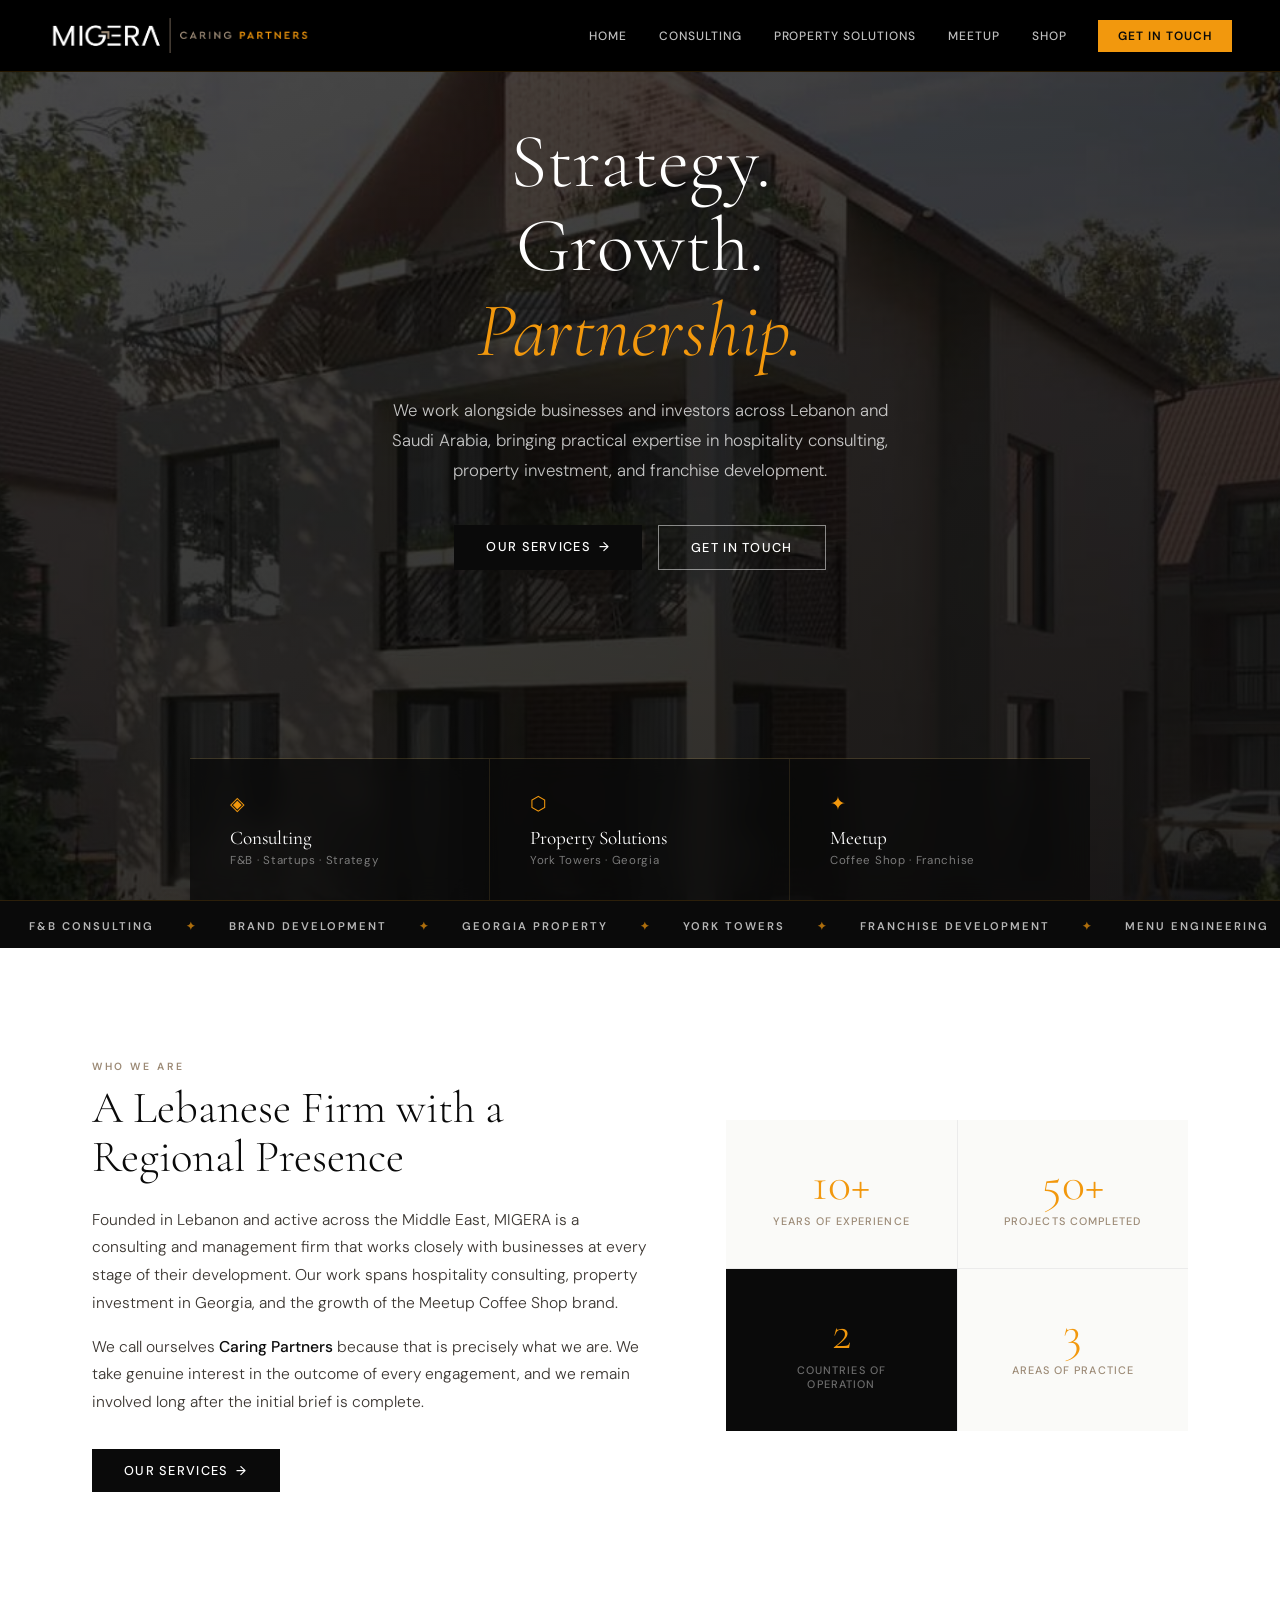
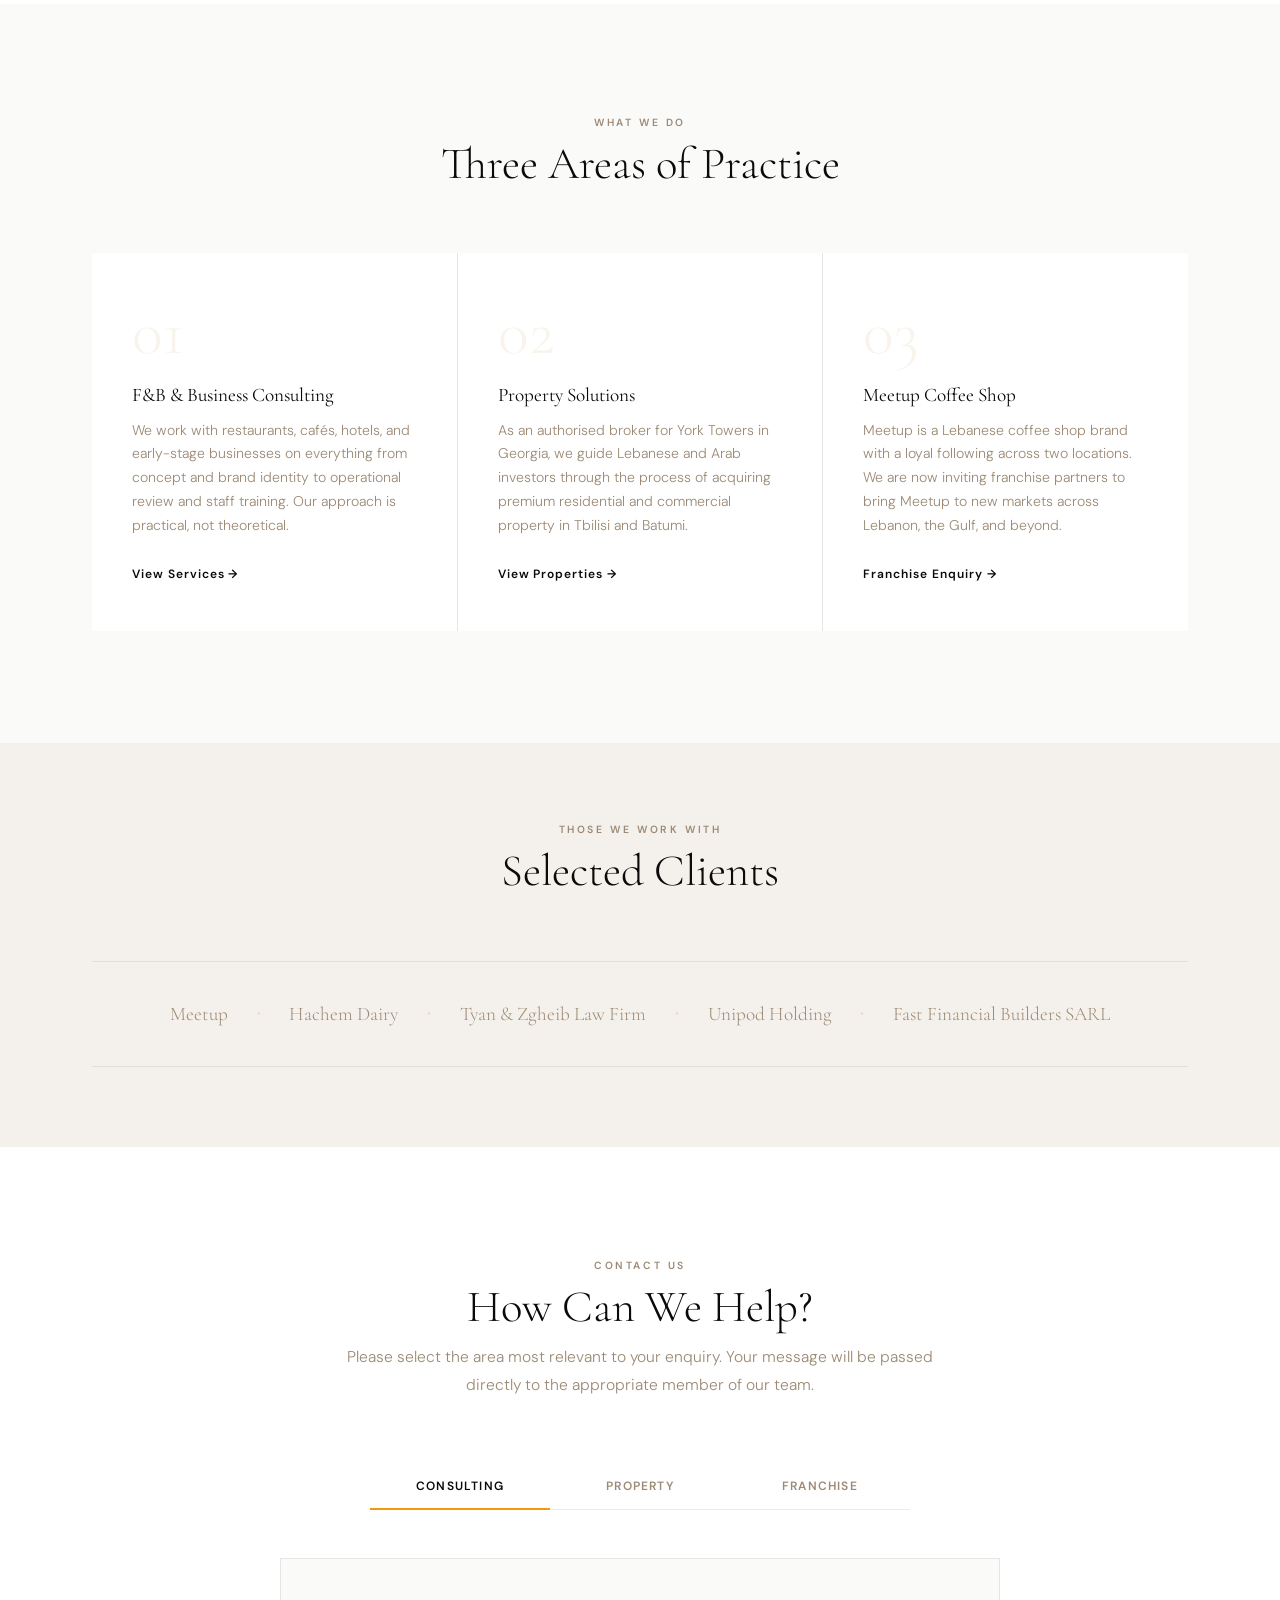
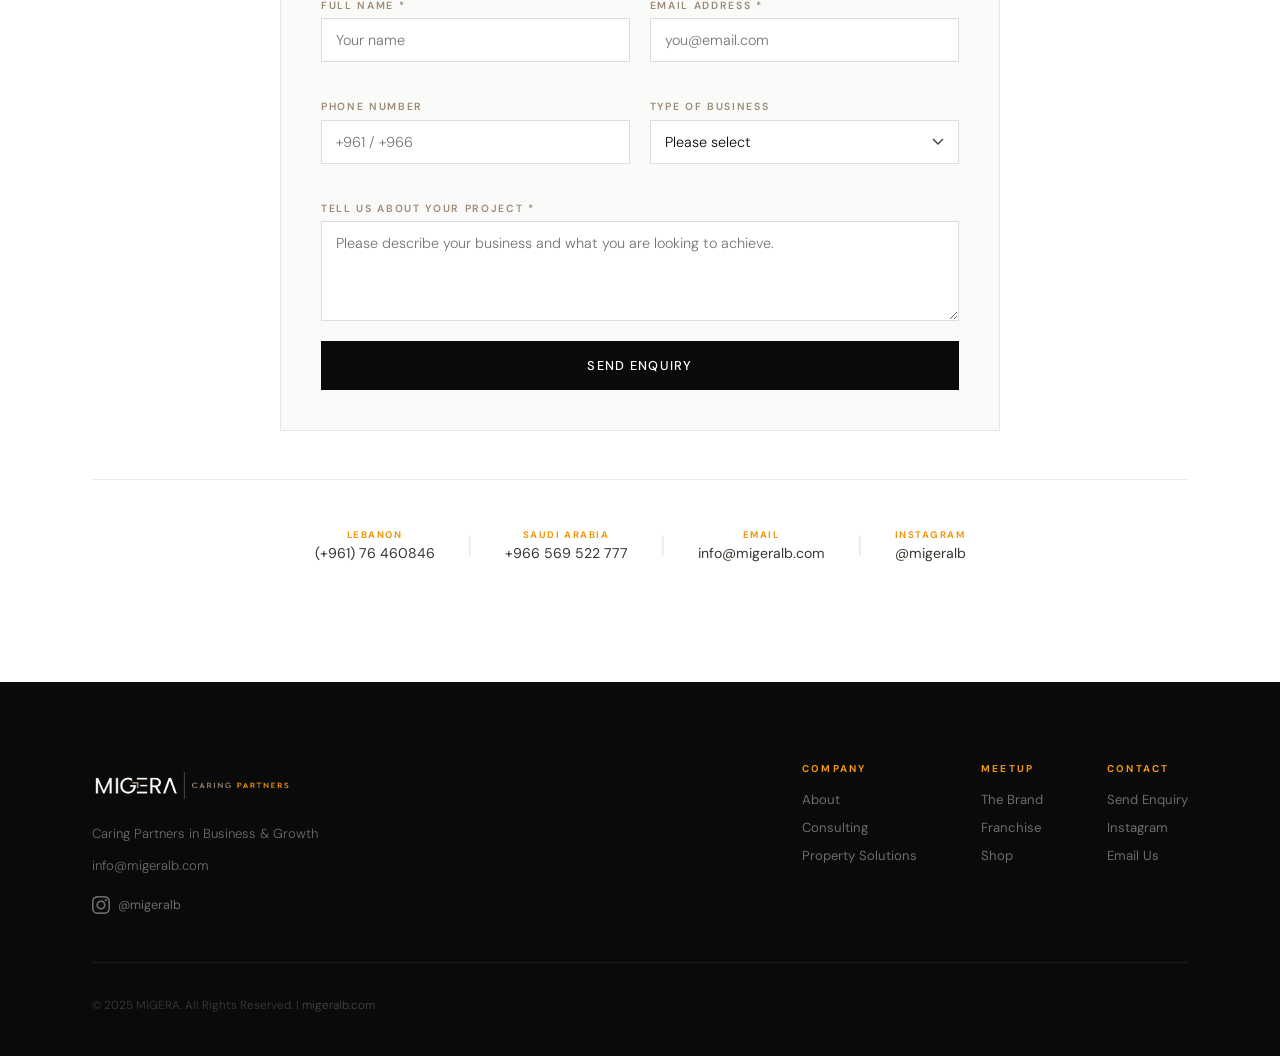
<file: index.html>
<!DOCTYPE html>
<html lang="en">
<head>
  <meta charset="UTF-8">
  <meta name="viewport" content="width=device-width, initial-scale=1.0">
  <title>MIGERA | Caring Partners in Consulting, Property &amp; Hospitality</title>
  <meta name="description" content="MIGERA is a Lebanese consulting and management firm working across F&B, property investment in Georgia, and the Meetup Coffee Shop franchise. Offices in Lebanon and Saudi Arabia.">
  <link rel="preconnect" href="https://fonts.googleapis.com">
  <link rel="preconnect" href="https://fonts.gstatic.com" crossorigin>
  <link href="https://fonts.googleapis.com/css2?family=Cormorant+Garamond:ital,wght@0,300;0,400;0,600;1,400&family=DM+Sans:wght@300;400;500&display=swap" rel="stylesheet">
  <link rel="stylesheet" href="style.css">
</head>
<body>

  <header class="navbar" id="navbar">
    <a href="index.html" class="nav-logo">
      <img src="images/migeralogowhite.png" alt="MIGERA Caring Partners">
    </a>
    <button class="hamburger" id="hamburger" aria-label="Menu">
      <span></span><span></span><span></span>
    </button>
    <nav class="nav-menu" id="nav-menu">
      <a href="index.html" class="nav-link active">Home</a>
      <a href="services.html" class="nav-link">Consulting</a>
      <a href="realestate.html" class="nav-link">Property Solutions</a>
      <a href="meetup.html" class="nav-link">Meetup</a>
      <a href="shop.html" class="nav-link">Shop</a>
      <a href="index.html#contact" class="nav-link btn-nav">Get In Touch</a>
    </nav>
  </header>

  <!-- HERO -->
  <section class="hero" id="home">
    <div class="hero-bg" style="background-image:url('images/herobackground.jpg')"></div>
    <div class="hero-overlay"></div>
    <div class="hero-content">
      <div class="eyebrow">Caring Partners</div>
      <h1>Strategy.<br>Growth.<br><em>Partnership.</em></h1>
      <p>We work alongside businesses and investors across Lebanon and Saudi Arabia, bringing practical expertise in hospitality consulting, property investment, and franchise development.</p>
      <div class="hero-btns">
        <a href="services.html" class="btn-gold">Our Services</a>
        <a href="#contact" class="btn-outline-light">Get In Touch</a>
      </div>
    </div>
    <div class="hero-cards">
      <a href="services.html" class="hero-card">
        <div class="hc-icon">◈</div>
        <div class="hc-label">Consulting</div>
        <div class="hc-sub">F&amp;B · Startups · Strategy</div>
      </a>
      <a href="realestate.html" class="hero-card">
        <div class="hc-icon">⬡</div>
        <div class="hc-label">Property Solutions</div>
        <div class="hc-sub">York Towers · Georgia</div>
      </a>
      <a href="meetup.html" class="hero-card">
        <div class="hc-icon">✦</div>
        <div class="hc-label">Meetup</div>
        <div class="hc-sub">Coffee Shop · Franchise</div>
      </a>
    </div>
  </section>

  <!-- TICKER -->
  <div class="ticker-wrap">
    <div class="ticker">
      <span>F&amp;B Consulting</span><span class="sep">✦</span>
      <span>Brand Development</span><span class="sep">✦</span>
      <span>Georgia Property</span><span class="sep">✦</span>
      <span>York Towers</span><span class="sep">✦</span>
      <span>Franchise Development</span><span class="sep">✦</span>
      <span>Menu Engineering</span><span class="sep">✦</span>
      <span>Meetup Coffee Shop</span><span class="sep">✦</span>
      <span>Business Consulting</span><span class="sep">✦</span>
      <span>Operational Improvement</span><span class="sep">✦</span>
      <span>Staff Training</span><span class="sep">✦</span>
      <span>Caring Partners</span><span class="sep">✦</span>
      <span>F&amp;B Consulting</span><span class="sep">✦</span>
      <span>Brand Development</span><span class="sep">✦</span>
      <span>Georgia Property</span><span class="sep">✦</span>
      <span>York Towers</span><span class="sep">✦</span>
      <span>Franchise Development</span><span class="sep">✦</span>
      <span>Menu Engineering</span><span class="sep">✦</span>
      <span>Meetup Coffee Shop</span><span class="sep">✦</span>
      <span>Business Consulting</span><span class="sep">✦</span>
      <span>Operational Improvement</span><span class="sep">✦</span>
      <span>Staff Training</span><span class="sep">✦</span>
      <span>Caring Partners</span><span class="sep">✦</span>
    </div>
  </div>

  <!-- ABOUT -->
  <section class="about-strip" id="about">
    <div class="container">
      <div class="strip-grid">
        <div class="strip-text reveal">
          <div class="section-label">Who We Are</div>
          <h2>A Lebanese Firm with a Regional Presence</h2>
          <p>Founded in Lebanon and active across the Middle East, MIGERA is a consulting and management firm that works closely with businesses at every stage of their development. Our work spans hospitality consulting, property investment in Georgia, and the growth of the Meetup Coffee Shop brand.</p>
          <p>We call ourselves <strong>Caring Partners</strong> because that is precisely what we are. We take genuine interest in the outcome of every engagement, and we remain involved long after the initial brief is complete.</p>
          <a href="services.html" class="btn-gold">Our Services</a>
        </div>
        <div class="strip-stats reveal">
          <div class="stat-box">
            <div class="stat-n">10+</div>
            <div class="stat-l">Years of Experience</div>
          </div>
          <div class="stat-box">
            <div class="stat-n">50+</div>
            <div class="stat-l">Projects Completed</div>
          </div>
          <div class="stat-box gold-bg">
            <div class="stat-n">2</div>
            <div class="stat-l">Countries of Operation</div>
          </div>
          <div class="stat-box">
            <div class="stat-n">3</div>
            <div class="stat-l">Areas of Practice</div>
          </div>
        </div>
      </div>
    </div>
  </section>

  <!-- THREE PILLARS -->
  <section class="services-preview">
    <div class="container">
      <div class="section-header reveal">
        <div class="section-label">What We Do</div>
        <h2>Three Areas of Practice</h2>
      </div>
      <div class="pillars">
        <div class="pillar reveal">
          <div class="pillar-num">01</div>
          <h3>F&amp;B &amp; Business Consulting</h3>
          <p>We work with restaurants, cafés, hotels, and early-stage businesses on everything from concept and brand identity to operational review and staff training. Our approach is practical, not theoretical.</p>
          <a href="services.html" class="pillar-link">View Services →</a>
        </div>
        <div class="pillar reveal">
          <div class="pillar-num">02</div>
          <h3>Property Solutions</h3>
          <p>As an authorised broker for York Towers in Georgia, we guide Lebanese and Arab investors through the process of acquiring premium residential and commercial property in Tbilisi and Batumi.</p>
          <a href="realestate.html" class="pillar-link">View Properties →</a>
        </div>
        <div class="pillar reveal">
          <div class="pillar-num">03</div>
          <h3>Meetup Coffee Shop</h3>
          <p>Meetup is a Lebanese coffee shop brand with a loyal following across two locations. We are now inviting franchise partners to bring Meetup to new markets across Lebanon, the Gulf, and beyond.</p>
          <a href="meetup.html" class="pillar-link">Franchise Enquiry →</a>
        </div>
      </div>
    </div>
  </section>

  <!-- CLIENTS -->
  <section class="clients-section">
    <div class="container">
      <div class="section-header reveal">
        <div class="section-label">Those We Work With</div>
        <h2>Selected Clients</h2>
      </div>
      <div class="clients-row reveal">
        <div class="client-tag">Meetup</div>
        <div class="client-dot">·</div>
        <div class="client-tag">Hachem Dairy</div>
        <div class="client-dot">·</div>
        <div class="client-tag">Tyan &amp; Zgheib Law Firm</div>
        <div class="client-dot">·</div>
        <div class="client-tag">Unipod Holding</div>
        <div class="client-dot">·</div>
        <div class="client-tag">Fast Financial Builders SARL</div>
      </div>
    </div>
  </section>

  <!-- CONTACT -->
  <section class="contact-section" id="contact">
    <div class="container">
      <div class="section-header reveal">
        <div class="section-label">Contact Us</div>
        <h2>How Can We Help?</h2>
        <p>Please select the area most relevant to your enquiry. Your message will be passed directly to the appropriate member of our team.</p>
      </div>

      <div class="form-tabs reveal">
        <button class="tab-btn active" data-tab="consulting">Consulting</button>
        <button class="tab-btn" data-tab="realestate">Property</button>
        <button class="tab-btn" data-tab="franchise">Franchise</button>
      </div>

      <!-- CONSULTING FORM -->
      <form class="lead-form reveal" id="form-consulting" data-sheet="Consulting">
        <div class="form-row">
          <div class="fg"><label>Full Name *</label><input type="text" name="name" required placeholder="Your name"></div>
          <div class="fg"><label>Email Address *</label><input type="email" name="email" required placeholder="you@email.com"></div>
        </div>
        <div class="form-row">
          <div class="fg"><label>Phone Number</label><input type="tel" name="phone" placeholder="+961 / +966"></div>
          <div class="fg"><label>Type of Business</label>
            <select name="business_type">
              <option value="">Please select</option>
              <option>Restaurant / Café / Bar</option>
              <option>Hotel / Hospitality</option>
              <option>Start-up</option>
              <option>Established Business</option>
              <option>Other</option>
            </select>
          </div>
        </div>
        <div class="fg"><label>Tell Us About Your Project *</label><textarea name="message" rows="4" required placeholder="Please describe your business and what you are looking to achieve."></textarea></div>
        <button type="submit" class="btn-gold full">Send Enquiry</button>
        <div class="form-success" id="success-consulting">Thank you. We will be in touch within 24 hours.</div>
      </form>

      <!-- PROPERTY FORM -->
      <form class="lead-form reveal hidden" id="form-realestate" data-sheet="RealEstate">
        <div class="form-row">
          <div class="fg"><label>Full Name *</label><input type="text" name="name" required placeholder="Your name"></div>
          <div class="fg"><label>Email Address *</label><input type="email" name="email" required placeholder="you@email.com"></div>
        </div>
        <div class="form-row">
          <div class="fg"><label>Phone Number *</label><input type="tel" name="phone" required placeholder="+961 / +966"></div>
          <div class="fg"><label>Nationality</label><input type="text" name="nationality" placeholder="Lebanese / Saudi / Other"></div>
        </div>
        <div class="form-row">
          <div class="fg"><label>Budget (USD)</label>
            <select name="budget">
              <option value="">Please select</option>
              <option>Under $100K</option>
              <option>$100K – $200K</option>
              <option>$200K – $500K</option>
              <option>$500K – $1M</option>
              <option>Over $1M</option>
            </select>
          </div>
          <div class="fg"><label>Purpose of Investment</label>
            <select name="purpose">
              <option value="">Please select</option>
              <option>Own Use</option>
              <option>Rental Income</option>
              <option>Capital Growth</option>
              <option>Both</option>
            </select>
          </div>
        </div>
        <div class="fg"><label>Additional Notes</label><textarea name="message" rows="3" placeholder="Please share any specific requirements or questions about investing in Georgia."></textarea></div>
        <button type="submit" class="btn-gold full">Request Information</button>
        <div class="form-success" id="success-realestate">Thank you. Our property team will be in touch shortly.</div>
      </form>

      <!-- FRANCHISE FORM -->
      <form class="lead-form reveal hidden" id="form-franchise" data-sheet="Franchise">
        <div class="form-row">
          <div class="fg"><label>Full Name *</label><input type="text" name="name" required placeholder="Your name"></div>
          <div class="fg"><label>Email Address *</label><input type="email" name="email" required placeholder="you@email.com"></div>
        </div>
        <div class="form-row">
          <div class="fg"><label>Phone Number *</label><input type="tel" name="phone" required placeholder="+961 / +966"></div>
          <div class="fg"><label>Proposed Location</label><input type="text" name="country" placeholder="City and country"></div>
        </div>
        <div class="form-row">
          <div class="fg"><label>Brand Interest</label>
            <select name="franchise_type">
              <option value="">Please select</option>
              <option>Meetup Coffee Shop</option>
              <option>Food &amp; Beverage Brand</option>
              <option>Other</option>
            </select>
          </div>
          <div class="fg"><label>Available Investment</label>
            <select name="investment">
              <option value="">Please select</option>
              <option>Under $50K</option>
              <option>$50K – $150K</option>
              <option>$150K – $500K</option>
              <option>Over $500K</option>
            </select>
          </div>
        </div>
        <div class="fg"><label>About You *</label><textarea name="message" rows="4" required placeholder="Please tell us about your background, your proposed location, and what draws you to this opportunity."></textarea></div>
        <button type="submit" class="btn-gold full">Submit Enquiry</button>
        <div class="form-success" id="success-franchise">Thank you. We will review your application and be in touch within 48 hours.</div>
      </form>

      <div class="contact-info-strip reveal">
        <div class="ci-item"><span class="ci-label">Lebanon</span><span class="ci-val">(+961) 76 460846</span></div>
        <div class="ci-sep">|</div>
        <div class="ci-item"><span class="ci-label">Saudi Arabia</span><span class="ci-val">+966 569 522 777</span></div>
        <div class="ci-sep">|</div>
        <div class="ci-item"><span class="ci-label">Email</span><a href="mailto:info@migeralb.com" class="ci-val">info@migeralb.com</a></div>
        <div class="ci-sep">|</div>
        <div class="ci-item"><span class="ci-label">Instagram</span><a href="https://www.instagram.com/migeralb" target="_blank" class="ci-val">@migeralb</a></div>
      </div>
    </div>
  </section>

  <footer class="footer">
    <div class="container">
      <div class="footer-top">
        <div class="footer-brand">
          <img src="images/migeralogowhite.png" alt="MIGERA">
          <p>Caring Partners in Business &amp; Growth</p>
          <p class="footer-email"><a href="mailto:info@migeralb.com">info@migeralb.com</a></p>
          <div class="footer-social">
            <a href="https://www.instagram.com/migeralb" target="_blank" class="social-icon">
              <svg viewBox="0 0 24 24" fill="currentColor" width="18" height="18"><path d="M12 2.163c3.204 0 3.584.012 4.85.07 3.252.148 4.771 1.691 4.919 4.919.058 1.265.069 1.645.069 4.849 0 3.205-.012 3.584-.069 4.849-.149 3.225-1.664 4.771-4.919 4.919-1.266.058-1.644.07-4.85.07-3.204 0-3.584-.012-4.849-.07-3.26-.149-4.771-1.699-4.919-4.92-.058-1.265-.07-1.644-.07-4.849 0-3.204.013-3.583.07-4.849.149-3.227 1.664-4.771 4.919-4.919 1.266-.057 1.645-.069 4.849-.069zm0-2.163c-3.259 0-3.667.014-4.947.072-4.358.2-6.78 2.618-6.98 6.98-.059 1.281-.073 1.689-.073 4.948 0 3.259.014 3.668.072 4.948.2 4.358 2.618 6.78 6.98 6.98 1.281.058 1.689.072 4.948.072 3.259 0 3.668-.014 4.948-.072 4.354-.2 6.782-2.618 6.979-6.98.059-1.28.073-1.689.073-4.948 0-3.259-.014-3.667-.072-4.947-.196-4.354-2.617-6.78-6.979-6.98-1.281-.059-1.69-.073-4.949-.073zm0 5.838c-3.403 0-6.162 2.759-6.162 6.162s2.759 6.163 6.162 6.163 6.162-2.759 6.162-6.163c0-3.403-2.759-6.162-6.162-6.162zm0 10.162c-2.209 0-4-1.79-4-4 0-2.209 1.791-4 4-4s4 1.791 4 4c0 2.21-1.791 4-4 4zm6.406-11.845c-.796 0-1.441.645-1.441 1.44s.645 1.44 1.441 1.44c.795 0 1.439-.645 1.439-1.44s-.644-1.44-1.439-1.44z"/></svg>
              @migeralb
            </a>
          </div>
        </div>
        <div class="footer-nav">
          <div class="fn-col">
            <div class="fn-head">Company</div>
            <a href="index.html#about">About</a>
            <a href="services.html">Consulting</a>
            <a href="realestate.html">Property Solutions</a>
          </div>
          <div class="fn-col">
            <div class="fn-head">Meetup</div>
            <a href="meetup.html">The Brand</a>
            <a href="meetup.html#franchise-form">Franchise</a>
            <a href="shop.html">Shop</a>
          </div>
          <div class="fn-col">
            <div class="fn-head">Contact</div>
            <a href="index.html#contact">Send Enquiry</a>
            <a href="https://www.instagram.com/migeralb" target="_blank">Instagram</a>
            <a href="mailto:info@migeralb.com">Email Us</a>
          </div>
        </div>
      </div>
      <div class="footer-bottom">
        <p>&copy; 2025 MIGERA. All Rights Reserved. | <a href="https://migeralb.com">migeralb.com</a></p>
      </div>
    </div>
  </footer>

  <script src="script.js"></script>
</body>
</html>
</file>
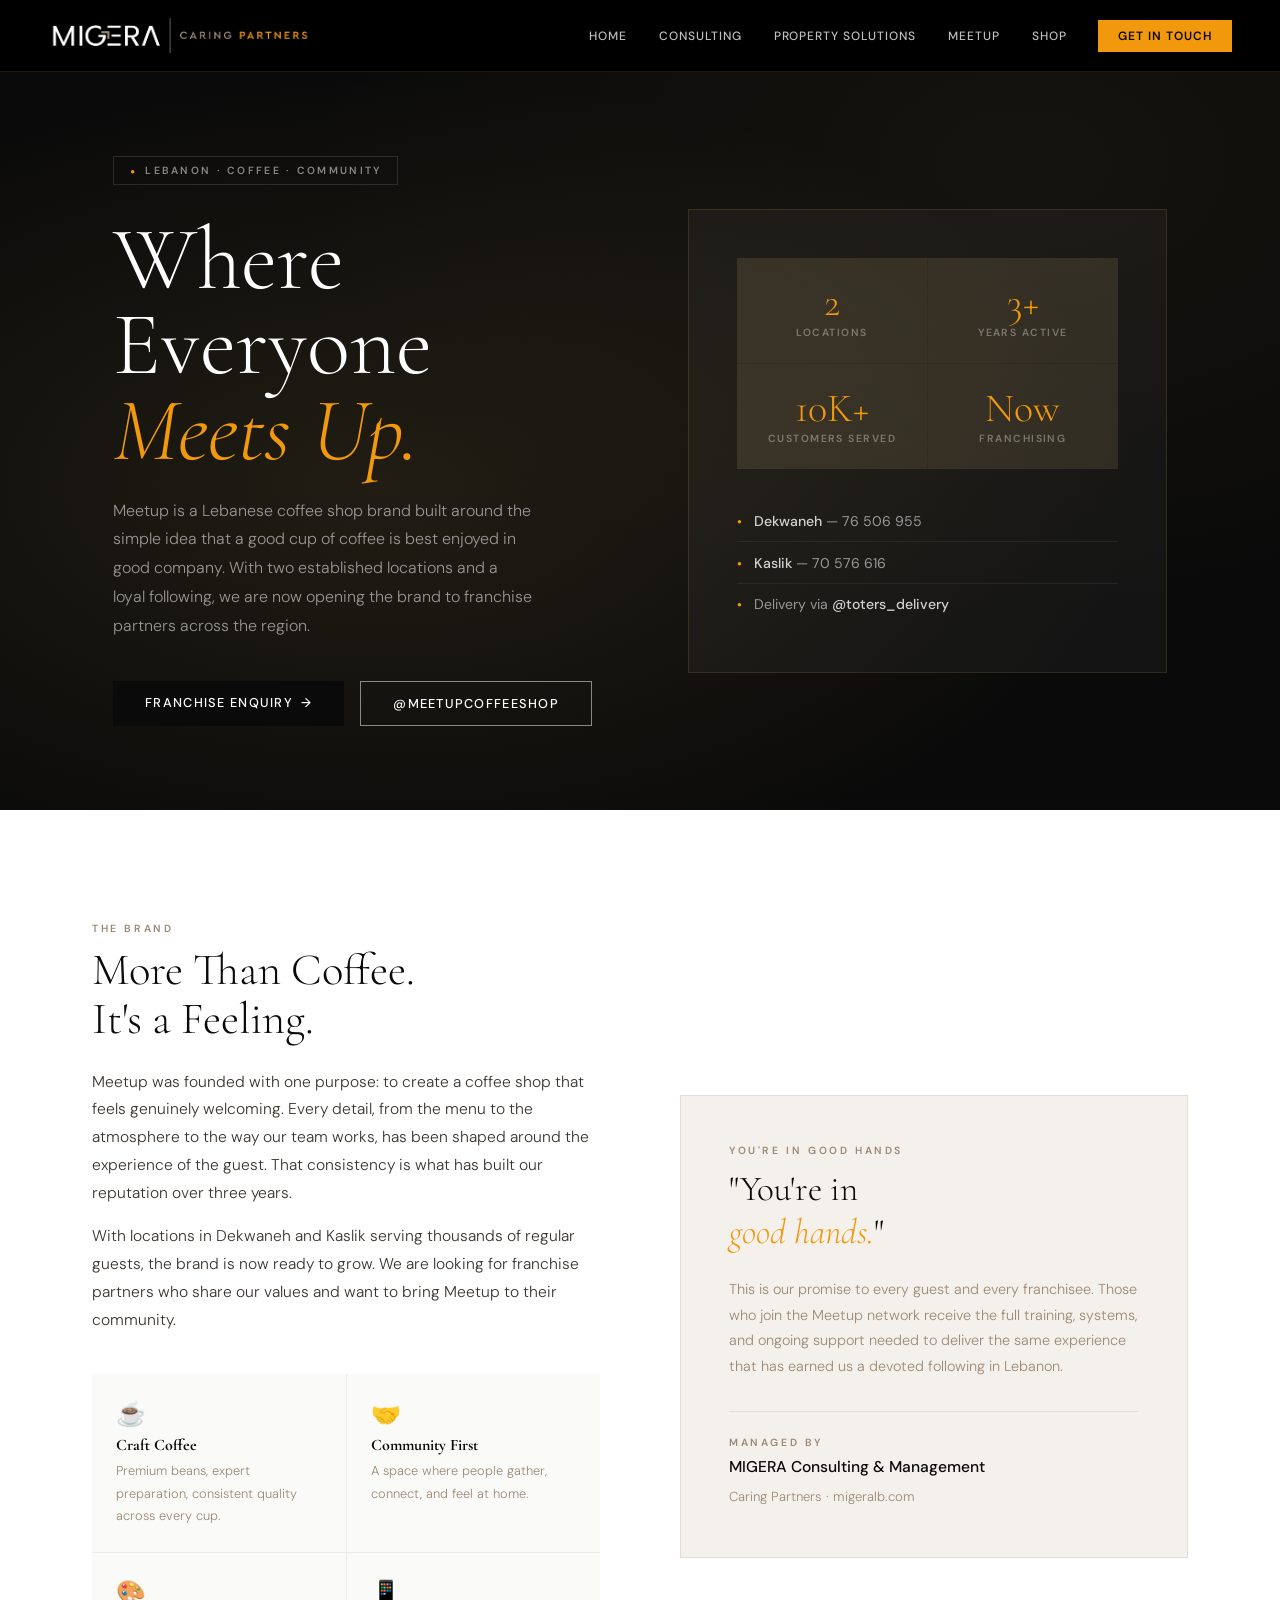
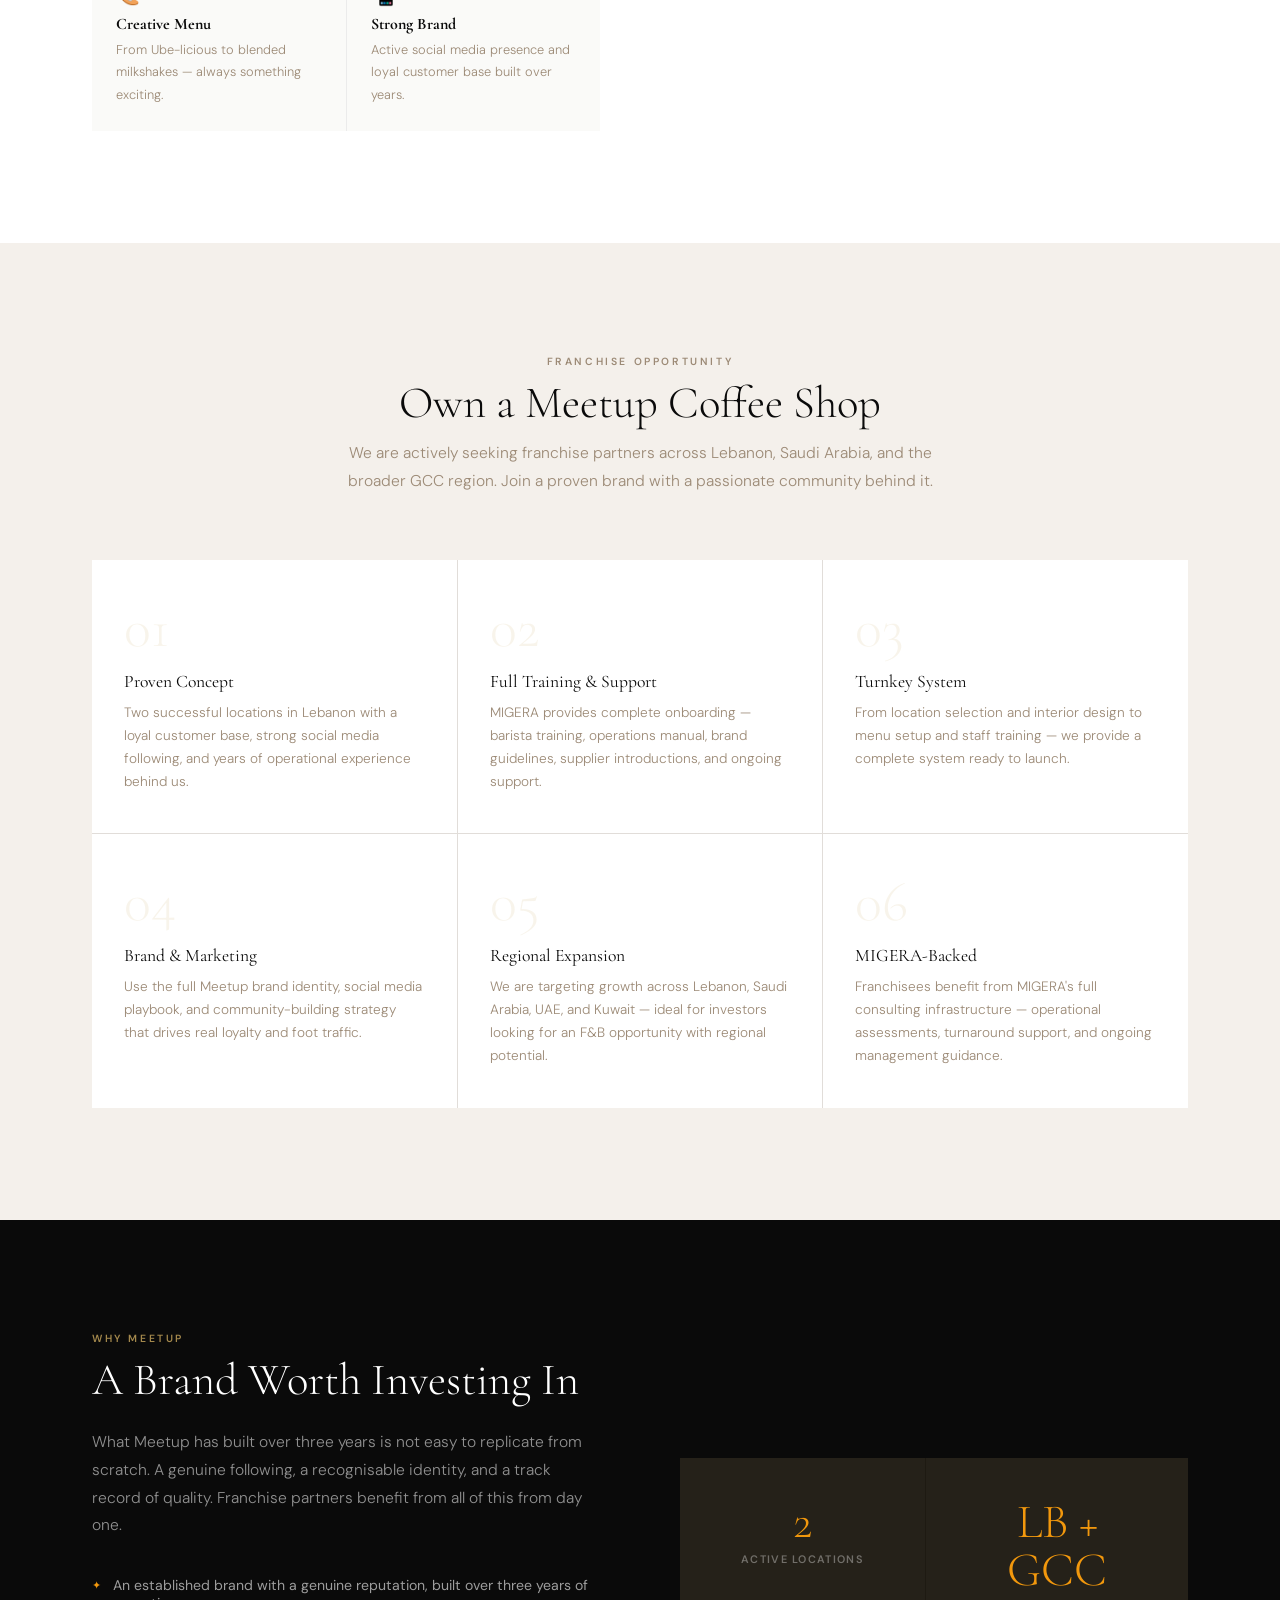
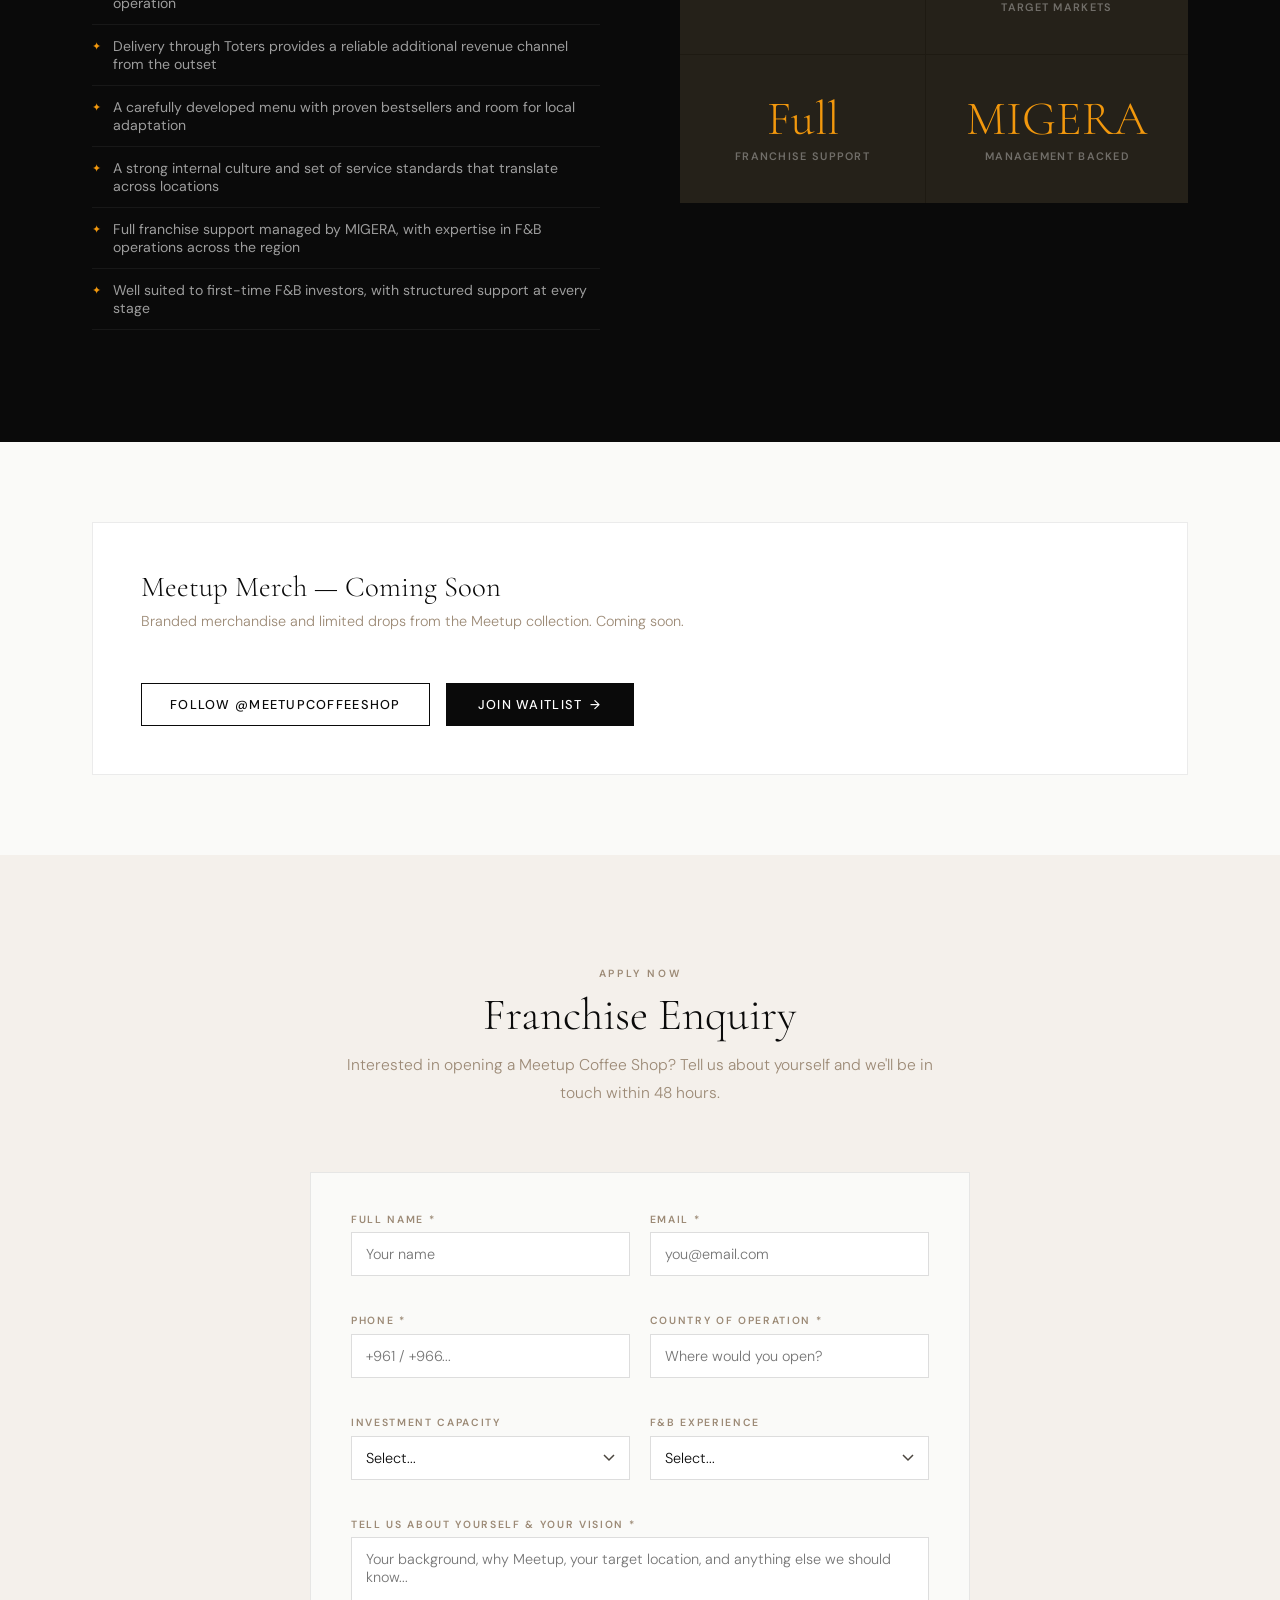
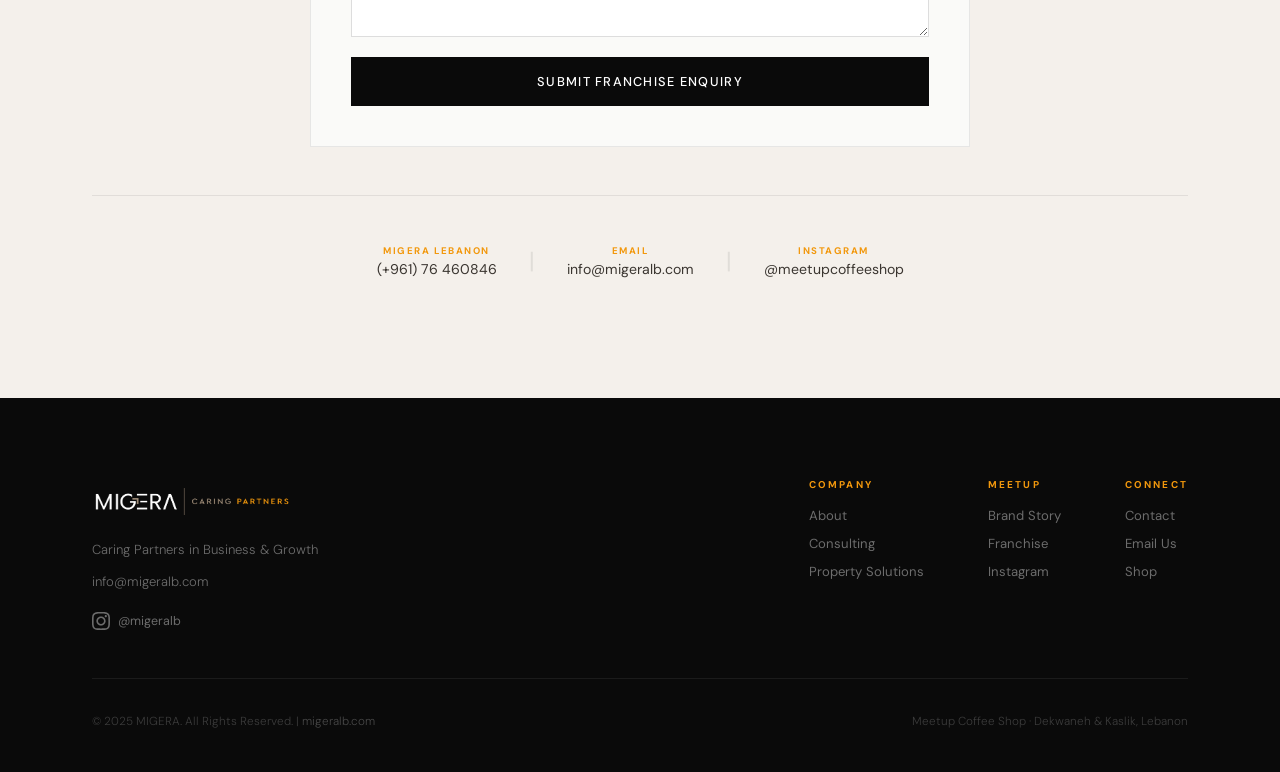
<file: meetup.html>
<!DOCTYPE html>
<html lang="en">
<head>
  <meta charset="UTF-8">
  <meta name="viewport" content="width=device-width, initial-scale=1.0">
  <title>Meetup Coffee Shop | Franchise | MIGERA</title>
  <meta name="description" content="Meetup Coffee Shop — Lebanon's beloved coffee brand with locations in Dekwaneh and Kaslik. Now offering franchise opportunities across the region.">
  <link rel="preconnect" href="https://fonts.googleapis.com">
  <link rel="preconnect" href="https://fonts.gstatic.com" crossorigin>
  <link href="https://fonts.googleapis.com/css2?family=Cormorant+Garamond:ital,wght@0,300;0,400;0,600;1,400&family=DM+Sans:wght@300;400;500&display=swap" rel="stylesheet">
  <link rel="stylesheet" href="style.css">
  <style>
    /* Meetup brand — uses MIGERA identity but with coffee warmth */
    .meetup-hero {
      min-height: 90vh;
      background: var(--charcoal);
      display: flex;
      align-items: center;
      padding-top: var(--nav-h);
      position: relative;
      overflow: hidden;
    }
    .meetup-hero::before {
      content: '';
      position: absolute;
      inset: 0;
      background:
        radial-gradient(ellipse at 30% 60%, rgba(201,168,92,0.12) 0%, transparent 60%),
        radial-gradient(ellipse at 80% 20%, rgba(201,168,92,0.06) 0%, transparent 50%);
    }
    .meetup-hero-grid {
      display: grid;
      grid-template-columns: 1fr 1fr;
      gap: 6rem;
      align-items: center;
      position: relative;
      z-index: 1;
      padding: 5rem 0;
    }
    .meetup-hero-text {}
    .meetup-tag {
      display: inline-flex;
      align-items: center;
      gap: 8px;
      font-size: 0.65rem;
      font-weight: 600;
      letter-spacing: 0.22em;
      text-transform: uppercase;
      color: rgba(255,255,255,0.5);
      border: 1px solid rgba(255,255,255,0.12);
      padding: 7px 16px;
      margin-bottom: 2rem;
    }
    .meetup-tag::before { content: '●'; color: var(--gold); font-size: 0.5rem; }
    .meetup-hero-text h1 {
      color: var(--warm-white);
      font-size: clamp(3rem, 7vw, 6rem);
      line-height: 0.95;
      margin-bottom: 1.5rem;
    }
    .meetup-hero-text h1 em { color: var(--gold); font-style: italic; }
    .meetup-hero-text p { color: rgba(255,255,255,0.55); font-size: 1rem; margin-bottom: 2.5rem; max-width: 420px; line-height: 1.8; }
    .meetup-hero-btns { display: flex; gap: 1rem; flex-wrap: wrap; }
    .btn-white {
      display: inline-block;
      padding: 13px 30px;
      background: var(--warm-white);
      color: var(--charcoal);
      font-family: var(--font-body);
      font-size: 0.78rem;
      font-weight: 600;
      letter-spacing: 0.1em;
      text-transform: uppercase;
      border: none;
      cursor: pointer;
      transition: all 0.3s;
      text-decoration: none;
    }
    .btn-white:hover { background: var(--gold); color: var(--warm-white); }

    .meetup-hero-visual {
      position: relative;
    }
    .meetup-hero-card {
      background: rgba(255,255,255,0.04);
      border: 1px solid rgba(201,168,92,0.15);
      padding: 3rem;
    }
    .meetup-stat-row {
      display: grid;
      grid-template-columns: 1fr 1fr;
      gap: 1px;
      background: rgba(201,168,92,0.1);
      margin-bottom: 2rem;
    }
    .meetup-stat {
      background: rgba(255,255,255,0.03);
      padding: 1.5rem;
      text-align: center;
    }
    .meetup-stat-n {
      font-family: var(--font-display);
      font-size: 2.5rem;
      font-weight: 300;
      color: var(--gold);
      line-height: 1;
    }
    .meetup-stat-l {
      font-size: 0.65rem;
      font-weight: 600;
      letter-spacing: 0.14em;
      text-transform: uppercase;
      color: rgba(255,255,255,0.35);
      margin-top: 4px;
    }
    .meetup-locations-list { list-style: none; }
    .meetup-locations-list li {
      display: flex;
      align-items: center;
      gap: 0.75rem;
      padding: 0.7rem 0;
      border-bottom: 1px solid rgba(255,255,255,0.06);
      font-size: 0.88rem;
      color: rgba(255,255,255,0.55);
    }
    .meetup-locations-list li:last-child { border-bottom: none; }
    .meetup-locations-list .loc-dot { color: var(--gold); font-size: 0.5rem; }

    /* Brand section */
    .brand-section { background: var(--warm-white); padding: 7rem 0; }
    .brand-grid {
      display: grid;
      grid-template-columns: 1fr 1fr;
      gap: 5rem;
      align-items: center;
    }
    .brand-text h2 { margin: 0.5rem 0 1.5rem; }
    .brand-text p + p { margin-top: 1rem; }
    .brand-values {
      display: grid;
      grid-template-columns: 1fr 1fr;
      gap: 1px;
      background: var(--border);
      margin-top: 2.5rem;
    }
    .bv-item {
      background: var(--cream);
      padding: 1.5rem;
    }
    .bv-icon { font-size: 1.5rem; margin-bottom: 0.5rem; }
    .bv-item h4 { font-size: 1rem; margin-bottom: 0.3rem; }
    .bv-item p { font-size: 0.8rem; color: var(--text-light); }

    /* Franchise section */
    .franchise-section { background: var(--cream-2); padding: 7rem 0; }
    .franchise-grid {
      display: grid;
      grid-template-columns: repeat(3, 1fr);
      gap: 1px;
      background: var(--border);
      margin-top: 3rem;
    }
    .fr-card {
      background: var(--warm-white);
      padding: 2.5rem 2rem;
      transition: background 0.3s;
      position: relative;
    }
    .fr-card:hover { background: var(--cream); }
    .fr-card::before {
      content: '';
      position: absolute;
      top: 0; left: 0; right: 0;
      height: 2px;
      background: var(--gold);
      transform: scaleX(0);
      transition: transform 0.4s;
    }
    .fr-card:hover::before { transform: scaleX(1); }
    .fr-num {
      font-family: var(--font-display);
      font-size: 3.5rem;
      font-weight: 300;
      color: rgba(201,168,92,0.12);
      line-height: 1;
      margin-bottom: 1rem;
    }
    .fr-card h3 { font-size: 1.1rem; margin-bottom: 0.6rem; }
    .fr-card p { font-size: 0.85rem; color: var(--text-light); line-height: 1.7; }

    /* Why franchise */
    .why-franchise { background: var(--charcoal); padding: 7rem 0; }
    .why-grid {
      display: grid;
      grid-template-columns: 1fr 1fr;
      gap: 5rem;
      align-items: center;
    }
    .why-text h2 { color: var(--warm-white); margin: 0.5rem 0 1.5rem; }
    .why-text p { color: rgba(255,255,255,0.55); margin-bottom: 1rem; }
    .why-list { list-style: none; margin-top: 1.5rem; }
    .why-list li {
      display: flex;
      align-items: flex-start;
      gap: 0.75rem;
      padding: 0.75rem 0;
      border-bottom: 1px solid rgba(255,255,255,0.06);
      font-size: 0.88rem;
      color: rgba(255,255,255,0.6);
    }
    .why-list .wl-icon { color: var(--gold); flex-shrink: 0; margin-top: 2px; font-size: 0.7rem; }
    .why-numbers {
      display: grid;
      grid-template-columns: 1fr 1fr;
      gap: 1px;
      background: rgba(201,168,92,0.1);
    }
    .wn-box {
      background: rgba(255,255,255,0.03);
      padding: 2.5rem;
      text-align: center;
    }
    .wn-n { font-family: var(--font-display); font-size: 3rem; font-weight: 300; color: var(--gold); line-height: 1; }
    .wn-l { font-size: 0.68rem; font-weight: 600; letter-spacing: 0.12em; text-transform: uppercase; color: rgba(255,255,255,0.35); margin-top: 6px; }

    /* Shop teaser */
    .shop-teaser { background: var(--cream); padding: 5rem 0; }
    .shop-teaser-inner {
      display: flex;
      align-items: center;
      justify-content: space-between;
      gap: 3rem;
      flex-wrap: wrap;
      padding: 3rem;
      background: var(--warm-white);
      border: 1px solid var(--border);
    }
    .shop-teaser h3 { font-size: 1.8rem; font-weight: 300; }
    .shop-teaser p { color: var(--text-light); font-size: 0.9rem; margin-top: 0.4rem; }

    @media (max-width: 768px) {
      .meetup-hero-grid { grid-template-columns: 1fr; gap: 3rem; }
      .meetup-hero { min-height: auto; }
      .brand-grid { grid-template-columns: 1fr; gap: 3rem; }
      .franchise-grid { grid-template-columns: 1fr; }
      .why-grid { grid-template-columns: 1fr; gap: 3rem; }
      .brand-values { grid-template-columns: 1fr; }
      .meetup-stat-row { grid-template-columns: 1fr 1fr; }
      .shop-teaser-inner { flex-direction: column; }
    }
  </style>
</head>
<body>

  <header class="navbar" id="navbar">
    <a href="index.html" class="nav-logo"><img src="images/migeralogowhite.png" alt="MIGERA"></a>
    <button class="hamburger" id="hamburger"><span></span><span></span><span></span></button>
    <nav class="nav-menu" id="nav-menu">
      <a href="index.html" class="nav-link">Home</a>
      <a href="services.html" class="nav-link">Consulting</a>
      <a href="realestate.html" class="nav-link">Property Solutions</a>
      <a href="meetup.html" class="nav-link active">Meetup</a>
      <a href="shop.html" class="nav-link">Shop</a>
      <a href="index.html#contact" class="nav-link btn-nav">Get In Touch</a>
    </nav>
  </header>

  <!-- HERO -->
  <section class="meetup-hero">
    <div class="container">
      <div class="meetup-hero-grid">
        <div class="meetup-hero-text reveal">
          <div class="meetup-tag">Lebanon · Coffee · Community</div>
          <h1>Where<br>Everyone<br><em>Meets Up.</em></h1>
          <p>Meetup is a Lebanese coffee shop brand built around the simple idea that a good cup of coffee is best enjoyed in good company. With two established locations and a loyal following, we are now opening the brand to franchise partners across the region.</p>
          <div class="meetup-hero-btns">
            <a href="#franchise-form" class="btn-gold">Franchise Enquiry</a>
            <a href="https://www.instagram.com/meetupcoffeeshop" target="_blank" class="btn-outline-light">@meetupcoffeeshop</a>
          </div>
        </div>
        <div class="meetup-hero-visual reveal">
          <div class="meetup-hero-card">
            <div class="meetup-stat-row">
              <div class="meetup-stat">
                <div class="meetup-stat-n">2</div>
                <div class="meetup-stat-l">Locations</div>
              </div>
              <div class="meetup-stat">
                <div class="meetup-stat-n">3+</div>
                <div class="meetup-stat-l">Years Active</div>
              </div>
              <div class="meetup-stat">
                <div class="meetup-stat-n">10K+</div>
                <div class="meetup-stat-l">Customers Served</div>
              </div>
              <div class="meetup-stat">
                <div class="meetup-stat-n">Now</div>
                <div class="meetup-stat-l">Franchising</div>
              </div>
            </div>
            <ul class="meetup-locations-list">
              <li><span class="loc-dot">●</span> <span><strong style="color:rgba(255,255,255,0.8)">Dekwaneh</strong> — 76 506 955</span></li>
              <li><span class="loc-dot">●</span> <span><strong style="color:rgba(255,255,255,0.8)">Kaslik</strong> — 70 576 616</span></li>
              <li><span class="loc-dot">●</span> <span>Delivery via <strong style="color:rgba(255,255,255,0.8)">@toters_delivery</strong></span></li>
            </ul>
          </div>
        </div>
      </div>
    </div>
  </section>

  <!-- BRAND STORY -->
  <section class="brand-section">
    <div class="container">
      <div class="brand-grid">
        <div class="brand-text reveal">
          <div class="section-label">The Brand</div>
          <h2>More Than Coffee.<br>It's a Feeling.</h2>
          <p>Meetup was founded with one purpose: to create a coffee shop that feels genuinely welcoming. Every detail, from the menu to the atmosphere to the way our team works, has been shaped around the experience of the guest. That consistency is what has built our reputation over three years.</p>
          <p>With locations in Dekwaneh and Kaslik serving thousands of regular guests, the brand is now ready to grow. We are looking for franchise partners who share our values and want to bring Meetup to their community.</p>
          <div class="brand-values">
            <div class="bv-item">
              <div class="bv-icon">☕</div>
              <h4>Craft Coffee</h4>
              <p>Premium beans, expert preparation, consistent quality across every cup.</p>
            </div>
            <div class="bv-item">
              <div class="bv-icon">🤝</div>
              <h4>Community First</h4>
              <p>A space where people gather, connect, and feel at home.</p>
            </div>
            <div class="bv-item">
              <div class="bv-icon">🎨</div>
              <h4>Creative Menu</h4>
              <p>From Ube-licious to blended milkshakes — always something exciting.</p>
            </div>
            <div class="bv-item">
              <div class="bv-icon">📱</div>
              <h4>Strong Brand</h4>
              <p>Active social media presence and loyal customer base built over years.</p>
            </div>
          </div>
        </div>
        <div class="reveal" style="background:var(--cream-2);padding:3rem;border:1px solid var(--border)">
          <div class="section-label">You're in Good Hands</div>
          <p style="font-family:var(--font-display);font-size:2.2rem;font-weight:300;color:var(--charcoal);line-height:1.2;margin-bottom:1.5rem">"You're in<br><em>good hands.</em>"</p>
          <p style="color:var(--text-light);font-size:0.9rem;margin-bottom:2rem">This is our promise to every guest and every franchisee. Those who join the Meetup network receive the full training, systems, and ongoing support needed to deliver the same experience that has earned us a devoted following in Lebanon.</p>
          <div style="border-top:1px solid var(--border);padding-top:1.5rem;margin-top:1.5rem">
            <div class="section-label" style="margin-bottom:0.3rem">Managed by</div>
            <p style="font-weight:500;color:var(--charcoal)">MIGERA Consulting &amp; Management</p>
            <p style="font-size:0.82rem;color:var(--text-light);margin-top:0.2rem">Caring Partners · migeralb.com</p>
          </div>
        </div>
      </div>
    </div>
  </section>

  <!-- FRANCHISE OFFER -->
  <section class="franchise-section" id="franchise">
    <div class="container">
      <div class="section-header reveal">
        <div class="section-label">Franchise Opportunity</div>
        <h2>Own a Meetup Coffee Shop</h2>
        <p>We are actively seeking franchise partners across Lebanon, Saudi Arabia, and the broader GCC region. Join a proven brand with a passionate community behind it.</p>
      </div>
      <div class="franchise-grid">
        <div class="fr-card reveal">
          <div class="fr-num">01</div>
          <h3>Proven Concept</h3>
          <p>Two successful locations in Lebanon with a loyal customer base, strong social media following, and years of operational experience behind us.</p>
        </div>
        <div class="fr-card reveal">
          <div class="fr-num">02</div>
          <h3>Full Training &amp; Support</h3>
          <p>MIGERA provides complete onboarding — barista training, operations manual, brand guidelines, supplier introductions, and ongoing support.</p>
        </div>
        <div class="fr-card reveal">
          <div class="fr-num">03</div>
          <h3>Turnkey System</h3>
          <p>From location selection and interior design to menu setup and staff training — we provide a complete system ready to launch.</p>
        </div>
        <div class="fr-card reveal">
          <div class="fr-num">04</div>
          <h3>Brand &amp; Marketing</h3>
          <p>Use the full Meetup brand identity, social media playbook, and community-building strategy that drives real loyalty and foot traffic.</p>
        </div>
        <div class="fr-card reveal">
          <div class="fr-num">05</div>
          <h3>Regional Expansion</h3>
          <p>We are targeting growth across Lebanon, Saudi Arabia, UAE, and Kuwait — ideal for investors looking for an F&B opportunity with regional potential.</p>
        </div>
        <div class="fr-card reveal">
          <div class="fr-num">06</div>
          <h3>MIGERA-Backed</h3>
          <p>Franchisees benefit from MIGERA's full consulting infrastructure — operational assessments, turnaround support, and ongoing management guidance.</p>
        </div>
      </div>
    </div>
  </section>

  <!-- WHY MEETUP -->
  <section class="why-franchise">
    <div class="container">
      <div class="why-grid">
        <div class="why-text reveal">
          <div class="section-label" style="color:rgba(201,168,92,0.8)">Why Meetup</div>
          <h2>A Brand Worth Investing In</h2>
          <p>What Meetup has built over three years is not easy to replicate from scratch. A genuine following, a recognisable identity, and a track record of quality. Franchise partners benefit from all of this from day one.</p>
          <ul class="why-list">
            <li><span class="wl-icon">✦</span><span>An established brand with a genuine reputation, built over three years of operation</span></li>
            <li><span class="wl-icon">✦</span><span>Delivery through Toters provides a reliable additional revenue channel from the outset</span></li>
            <li><span class="wl-icon">✦</span><span>A carefully developed menu with proven bestsellers and room for local adaptation</span></li>
            <li><span class="wl-icon">✦</span><span>A strong internal culture and set of service standards that translate across locations</span></li>
            <li><span class="wl-icon">✦</span><span>Full franchise support managed by MIGERA, with expertise in F&B operations across the region</span></li>
            <li><span class="wl-icon">✦</span><span>Well suited to first-time F&B investors, with structured support at every stage</span></li>
          </ul>
        </div>
        <div class="why-numbers reveal">
          <div class="wn-box">
            <div class="wn-n">2</div>
            <div class="wn-l">Active Locations</div>
          </div>
          <div class="wn-box">
            <div class="wn-n">LB + GCC</div>
            <div class="wn-l">Target Markets</div>
          </div>
          <div class="wn-box">
            <div class="wn-n">Full</div>
            <div class="wn-l">Franchise Support</div>
          </div>
          <div class="wn-box">
            <div class="wn-n">MIGERA</div>
            <div class="wn-l">Management Backed</div>
          </div>
        </div>
      </div>
    </div>
  </section>

  <!-- SHOP TEASER -->
  <section class="shop-teaser">
    <div class="container">
      <div class="shop-teaser-inner reveal">
        <div>
          <h3>Meetup Merch — Coming Soon</h3>
          <p>Branded merchandise and limited drops from the Meetup collection. Coming soon.</p>
        </div>
        <div style="display:flex;gap:1rem;flex-wrap:wrap">
          <a href="https://www.instagram.com/meetupcoffeeshop" target="_blank" class="btn-outline-dark">Follow @meetupcoffeeshop</a>
          <a href="shop.html" class="btn-gold">Join Waitlist</a>
        </div>
      </div>
    </div>
  </section>

  <!-- FRANCHISE FORM -->
  <section class="section bg-cream" id="franchise-form">
    <div class="container">
      <div class="section-header reveal">
        <div class="section-label">Apply Now</div>
        <h2>Franchise Enquiry</h2>
        <p>Interested in opening a Meetup Coffee Shop? Tell us about yourself and we'll be in touch within 48 hours.</p>
      </div>
      <form class="lead-form centered reveal" id="form-franchise" data-sheet="Franchise">
        <div class="form-row">
          <div class="fg"><label>Full Name *</label><input type="text" name="name" required placeholder="Your name"></div>
          <div class="fg"><label>Email *</label><input type="email" name="email" required placeholder="you@email.com"></div>
        </div>
        <div class="form-row">
          <div class="fg"><label>Phone *</label><input type="tel" name="phone" required placeholder="+961 / +966..."></div>
          <div class="fg"><label>Country of Operation *</label><input type="text" name="country" required placeholder="Where would you open?"></div>
        </div>
        <div class="form-row">
          <div class="fg"><label>Investment Capacity</label>
            <select name="investment">
              <option value="">Select...</option>
              <option>Under $50K</option>
              <option>$50K – $100K</option>
              <option>$100K – $200K</option>
              <option>$200K+</option>
            </select>
          </div>
          <div class="fg"><label>F&amp;B Experience</label>
            <select name="franchise_type">
              <option value="">Select...</option>
              <option>None — First F&amp;B Investment</option>
              <option>Some Experience</option>
              <option>Experienced Operator</option>
            </select>
          </div>
        </div>
        <div class="fg"><label>Tell Us About Yourself &amp; Your Vision *</label>
          <textarea name="message" rows="4" required placeholder="Your background, why Meetup, your target location, and anything else we should know..."></textarea>
        </div>
        <button type="submit" class="btn-gold full">Submit Franchise Enquiry</button>
        <div class="form-success" id="success-franchise">Thank you. We will review your enquiry and be in touch within 48 hours.</div>
      </form>

      <div class="contact-info-strip reveal">
        <div class="ci-item"><span class="ci-label">MIGERA Lebanon</span><span class="ci-val">(+961) 76 460846</span></div>
        <div class="ci-sep">|</div>
        <div class="ci-item"><span class="ci-label">Email</span><span class="ci-val"><a href="mailto:info@migeralb.com">info@migeralb.com</a></span></div>
        <div class="ci-sep">|</div>
        <div class="ci-item"><span class="ci-label">Instagram</span><span class="ci-val"><a href="https://www.instagram.com/meetupcoffeeshop" target="_blank">@meetupcoffeeshop</a></span></div>
      </div>
    </div>
  </section>

  <footer class="footer">
    <div class="container">
      <div class="footer-top">
        <div class="footer-brand">
          <img src="images/migeralogowhite.png" alt="MIGERA">
          <p>Caring Partners in Business &amp; Growth</p>
          <p class="footer-email"><a href="mailto:info@migeralb.com">info@migeralb.com</a></p>
          <div class="footer-social">
            <a href="https://www.instagram.com/migeralb" target="_blank" class="social-icon">
              <svg viewBox="0 0 24 24" fill="currentColor"><path d="M12 2.163c3.204 0 3.584.012 4.85.07 3.252.148 4.771 1.691 4.919 4.919.058 1.265.069 1.645.069 4.849 0 3.205-.012 3.584-.069 4.849-.149 3.225-1.664 4.771-4.919 4.919-1.266.058-1.644.07-4.85.07-3.204 0-3.584-.012-4.849-.07-3.26-.149-4.771-1.699-4.919-4.92-.058-1.265-.07-1.644-.07-4.849 0-3.204.013-3.583.07-4.849.149-3.227 1.664-4.771 4.919-4.919 1.266-.057 1.645-.069 4.849-.069zm0-2.163c-3.259 0-3.667.014-4.947.072-4.358.2-6.78 2.618-6.98 6.98-.059 1.281-.073 1.689-.073 4.948 0 3.259.014 3.668.072 4.948.2 4.358 2.618 6.78 6.98 6.98 1.281.058 1.689.072 4.948.072 3.259 0 3.668-.014 4.948-.072 4.354-.2 6.782-2.618 6.979-6.98.059-1.28.073-1.689.073-4.948 0-3.259-.014-3.667-.072-4.947-.196-4.354-2.617-6.78-6.979-6.98-1.281-.059-1.69-.073-4.949-.073zm0 5.838c-3.403 0-6.162 2.759-6.162 6.162s2.759 6.163 6.162 6.163 6.162-2.759 6.162-6.163c0-3.403-2.759-6.162-6.162-6.162zm0 10.162c-2.209 0-4-1.79-4-4 0-2.209 1.791-4 4-4s4 1.791 4 4c0 2.21-1.791 4-4 4zm6.406-11.845c-.796 0-1.441.645-1.441 1.44s.645 1.44 1.441 1.44c.795 0 1.439-.645 1.439-1.44s-.644-1.44-1.439-1.44z"/></svg>
              @migeralb
            </a>
          </div>
        </div>
        <div class="footer-nav">
          <div class="fn-col"><div class="fn-head">Company</div><a href="index.html#about">About</a><a href="services.html">Consulting</a><a href="realestate.html">Property Solutions</a></div>
          <div class="fn-col"><div class="fn-head">Meetup</div><a href="meetup.html">Brand Story</a><a href="#franchise">Franchise</a><a href="https://www.instagram.com/meetupcoffeeshop" target="_blank">Instagram</a></div>
          <div class="fn-col"><div class="fn-head">Connect</div><a href="index.html#contact">Contact</a><a href="mailto:info@migeralb.com">Email Us</a><a href="shop.html">Shop</a></div>
        </div>
      </div>
      <div class="footer-bottom">
        <p>© 2025 MIGERA. All Rights Reserved. | <a href="https://migeralb.com">migeralb.com</a></p>
        <p>Meetup Coffee Shop · Dekwaneh &amp; Kaslik, Lebanon</p>
      </div>
    </div>
  </footer>

  <script src="script.js"></script>
</body>
</html>
</file>
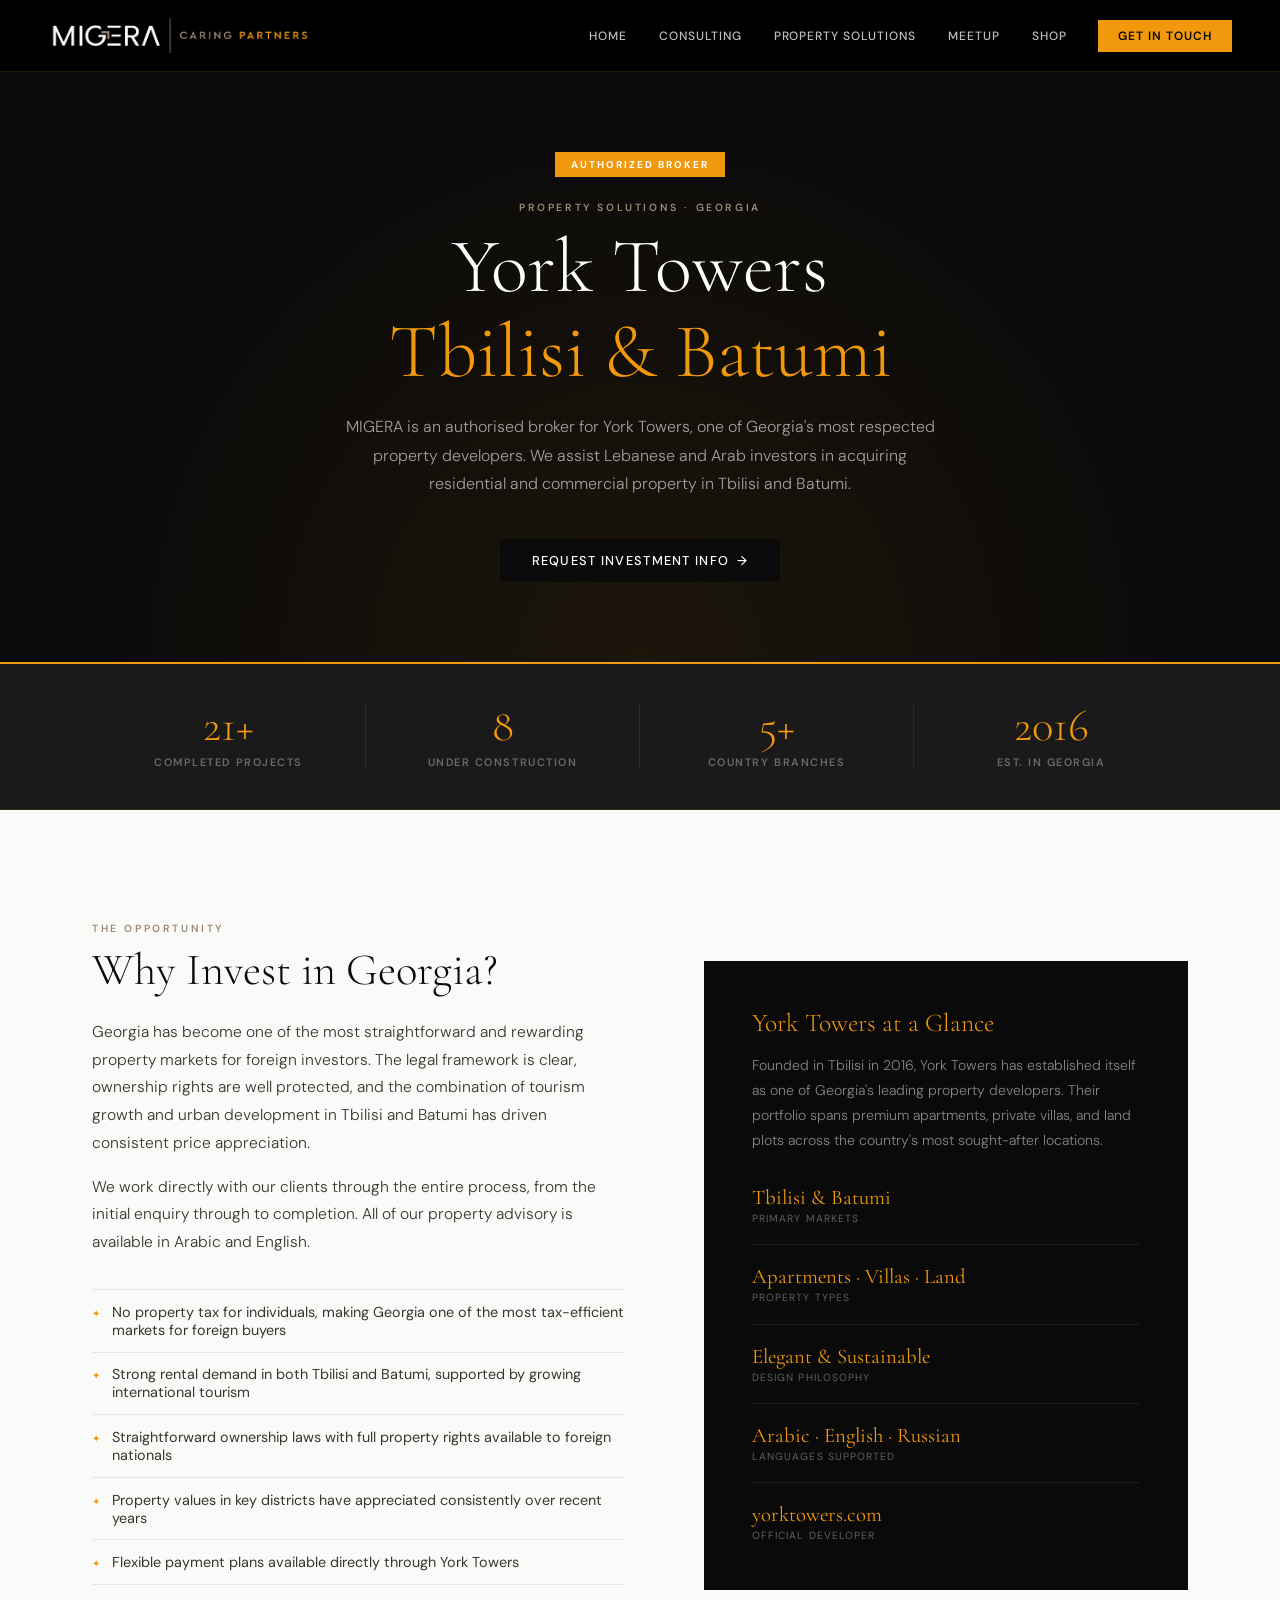
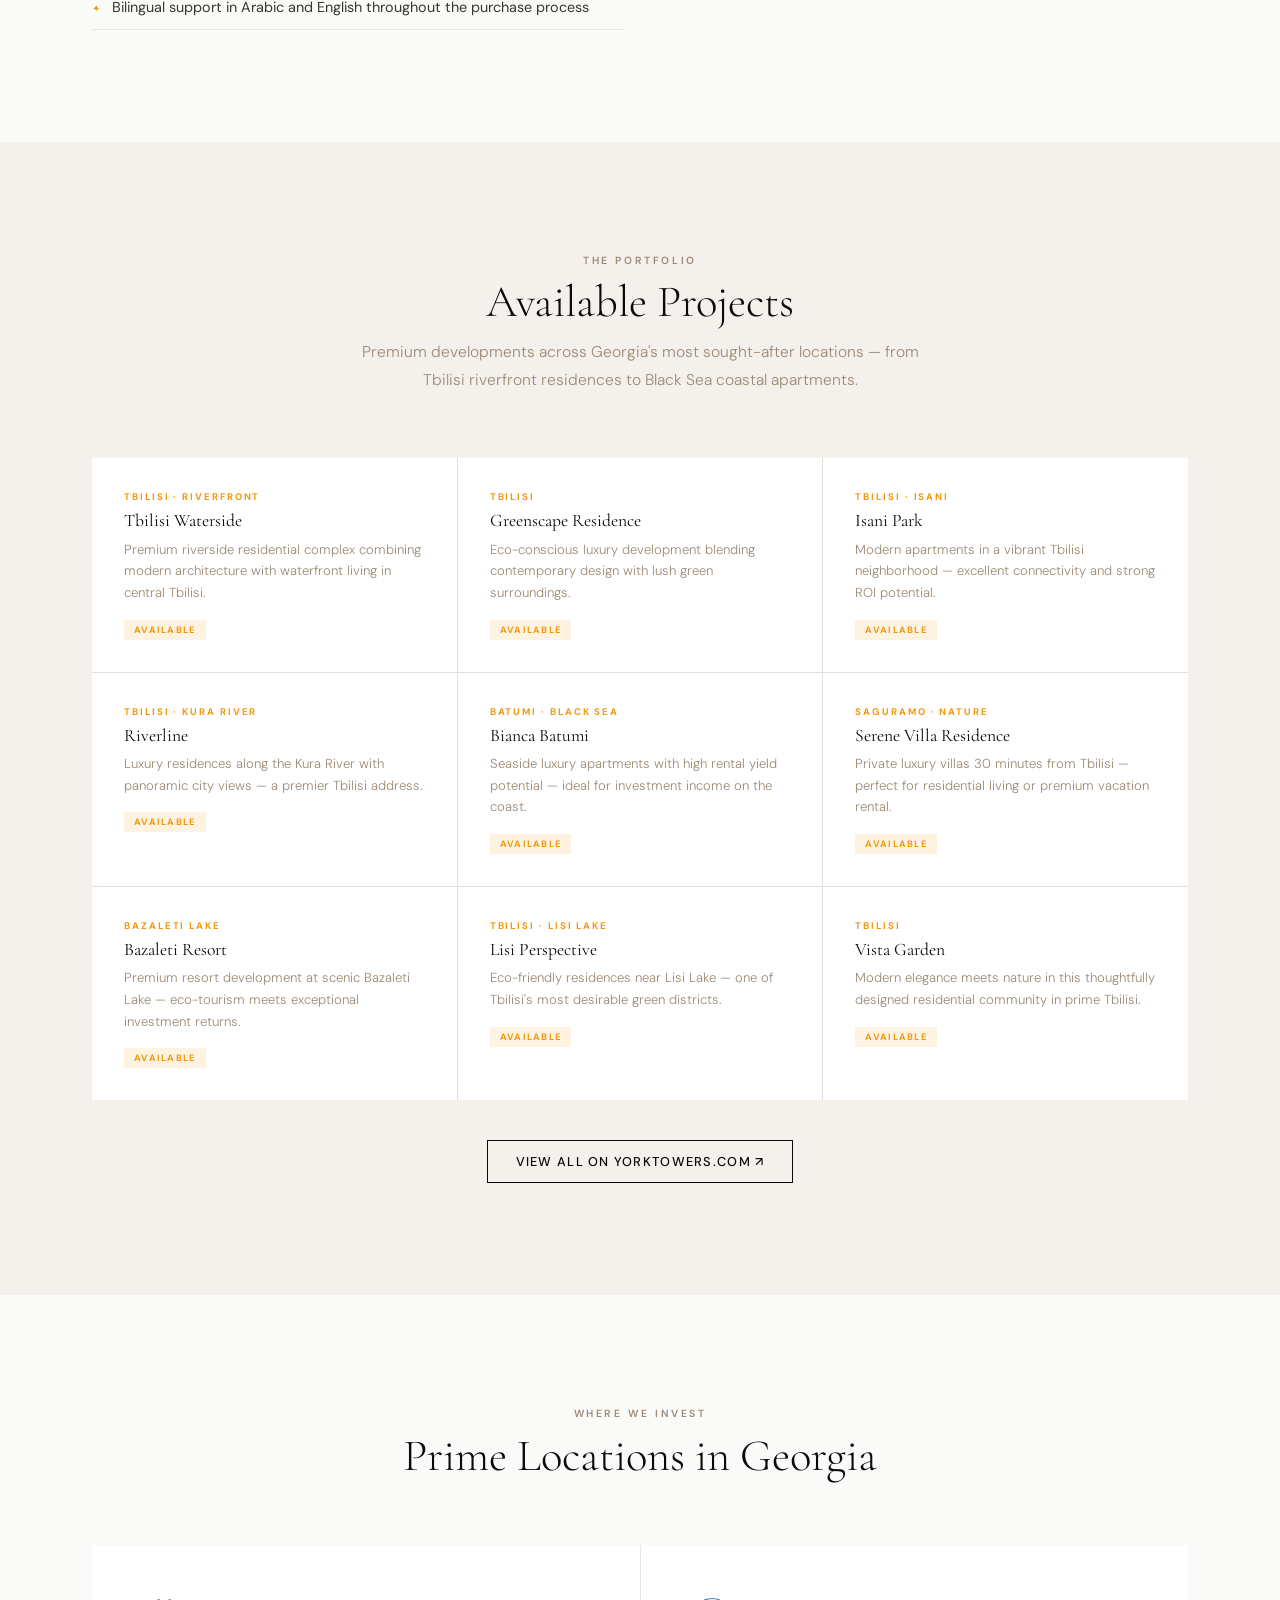
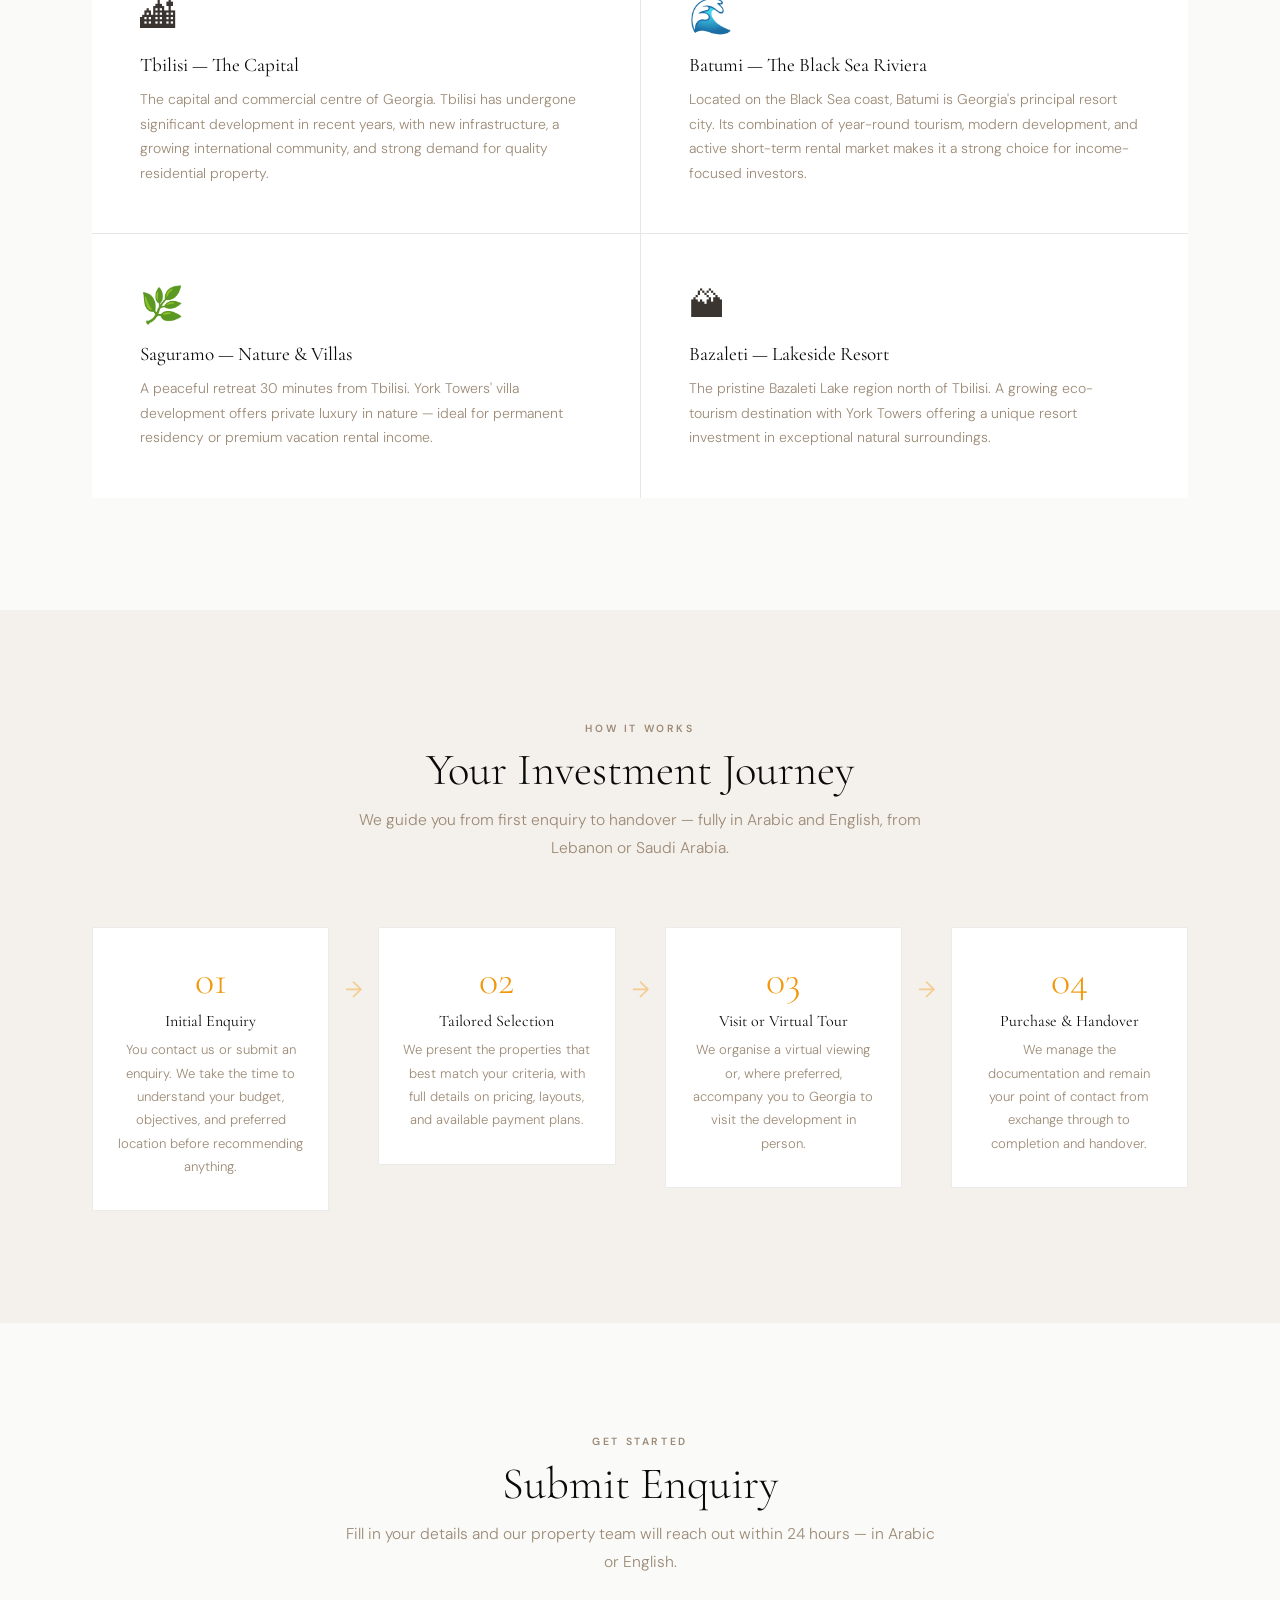
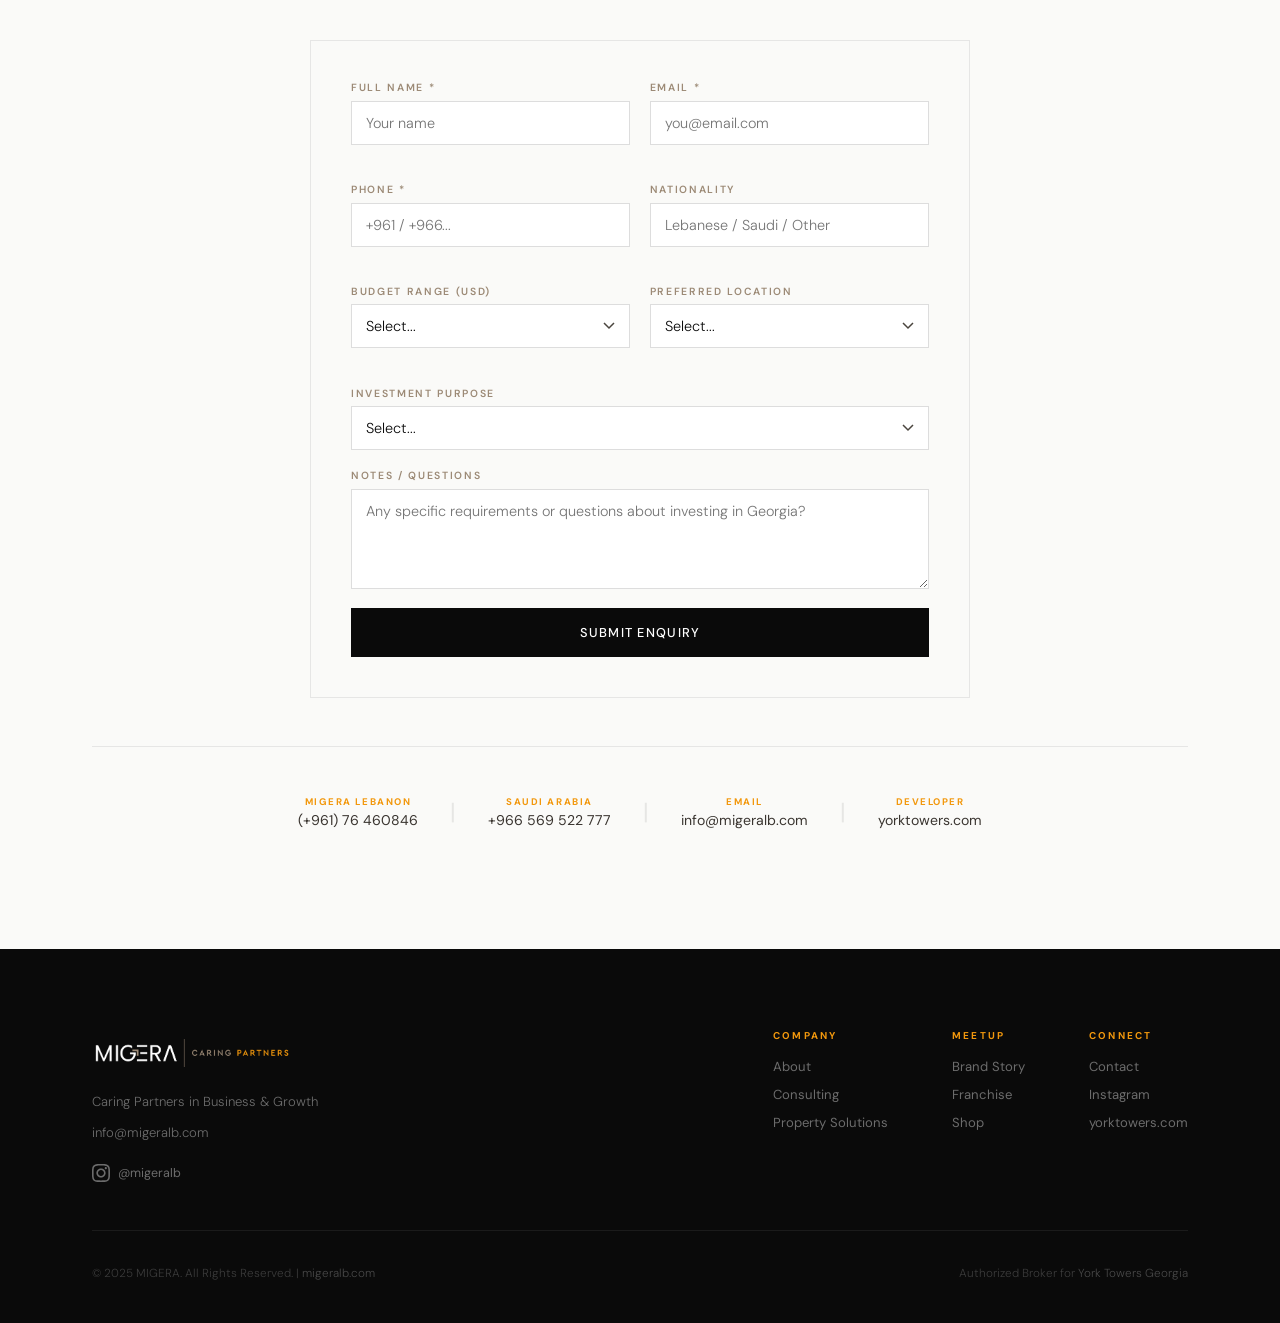
<file: realestate.html>
<!DOCTYPE html>
<html lang="en">
<head>
  <meta charset="UTF-8">
  <meta name="viewport" content="width=device-width, initial-scale=1.0">
  <title>Property Solutions | York Towers Georgia | MIGERA</title>
  <meta name="description" content="MIGERA Property Solutions — authorized broker for York Towers Georgia. Premium apartments, villas, and land plots in Tbilisi and Batumi.">
  <link rel="preconnect" href="https://fonts.googleapis.com">
  <link rel="preconnect" href="https://fonts.gstatic.com" crossorigin>
  <link href="https://fonts.googleapis.com/css2?family=Cormorant+Garamond:ital,wght@0,300;0,400;0,600;1,400&family=DM+Sans:wght@300;400;500&display=swap" rel="stylesheet">
  <link rel="stylesheet" href="style.css">
  <style>
    /* Page-specific styles — all colors from CSS variables */
    .re-hero {
      background: var(--charcoal);
      padding: calc(var(--nav-h) + 5rem) 2rem 5rem;
      text-align: center;
      position: relative;
      overflow: hidden;
    }
    .re-hero::before {
      content: '';
      position: absolute;
      inset: 0;
      background: radial-gradient(ellipse at 50% 100%, rgba(242,152,13,0.08) 0%, transparent 65%);
    }
    .re-hero > * { position: relative; z-index: 1; }
    .re-badge {
      display: inline-block;
      background: var(--gold);
      color: #fff;
      font-size: 0.62rem;
      font-weight: 700;
      letter-spacing: 0.2em;
      text-transform: uppercase;
      padding: 6px 16px;
      margin-bottom: 1.5rem;
    }
    .re-hero h1 { color: #fff; margin: 0.5rem 0 1.2rem; }
    .re-hero p { color: rgba(255,255,255,0.6); max-width: 600px; margin: 0 auto 2.5rem; font-size: 1rem; }

    /* Stats bar — charcoal with orange numbers to match identity */
    .re-stats-bar {
      background: var(--charcoal-2);
      border-top: 2px solid var(--gold);
      border-bottom: 1px solid rgba(242,152,13,0.15);
      padding: 2.5rem 0;
    }
    .re-stats-grid {
      display: grid;
      grid-template-columns: repeat(4, 1fr);
      text-align: center;
    }
    .re-stat {
      padding: 0 2rem;
      border-right: 1px solid rgba(255,255,255,0.08);
    }
    .re-stat:last-child { border-right: none; }
    .re-stat-n {
      font-family: var(--font-display);
      font-size: 2.8rem;
      font-weight: 300;
      color: var(--gold);
      line-height: 1;
    }
    .re-stat-l {
      font-size: 0.68rem;
      font-weight: 600;
      letter-spacing: 0.14em;
      text-transform: uppercase;
      color: rgba(255,255,255,0.35);
      margin-top: 6px;
    }

    /* Why invest grid */
    .invest-grid {
      display: grid;
      grid-template-columns: 1.1fr 1fr;
      gap: 5rem;
      align-items: center;
    }
    .invest-text h2 { margin: 0.5rem 0 1.5rem; }
    .invest-text p + p { margin-top: 1rem; }
    .invest-list { list-style: none; margin-top: 2rem; }
    .invest-list li {
      display: flex;
      align-items: flex-start;
      gap: 0.75rem;
      padding: 0.8rem 0;
      border-bottom: 1px solid var(--border);
      font-size: 0.9rem;
    }
    .invest-list li:first-child { border-top: 1px solid var(--border); }
    .il-dot { color: var(--gold); font-size: 0.6rem; margin-top: 4px; flex-shrink: 0; }

    .york-card {
      background: var(--charcoal);
      padding: 3rem;
    }
    .york-card h3 {
      font-family: var(--font-display);
      font-size: 1.6rem;
      font-weight: 300;
      color: var(--gold);
      margin-bottom: 1rem;
    }
    .york-card > p { color: rgba(255,255,255,0.5); font-size: 0.88rem; margin-bottom: 2rem; }
    .york-stat { margin-bottom: 1.2rem; padding-bottom: 1.2rem; border-bottom: 1px solid rgba(255,255,255,0.07); }
    .york-stat:last-child { border-bottom: none; margin-bottom: 0; padding-bottom: 0; }
    .york-stat-n { font-family: var(--font-display); font-size: 1.3rem; font-weight: 400; color: var(--gold); }
    .york-stat-l { font-size: 0.65rem; color: rgba(255,255,255,0.35); letter-spacing: 0.1em; text-transform: uppercase; margin-top: 2px; }

    /* Projects */
    .projects-grid {
      display: grid;
      grid-template-columns: repeat(3, 1fr);
      gap: 1px;
      background: var(--border);
    }
    .proj-card {
      background: var(--warm-white);
      padding: 2rem;
      transition: background 0.3s;
      position: relative;
      overflow: hidden;
    }
    .proj-card::before {
      content: '';
      position: absolute;
      top: 0; left: 0; right: 0;
      height: 2px;
      background: var(--gold);
      transform: scaleX(0);
      transition: transform 0.4s;
    }
    .proj-card:hover { background: var(--cream); }
    .proj-card:hover::before { transform: scaleX(1); }
    .proj-loc {
      font-size: 0.6rem;
      font-weight: 700;
      letter-spacing: 0.2em;
      text-transform: uppercase;
      color: var(--gold);
      margin-bottom: 0.5rem;
    }
    .proj-card h3 { font-size: 1.1rem; margin-bottom: 0.5rem; }
    .proj-card p { font-size: 0.82rem; color: var(--text-light); line-height: 1.65; }
    .proj-tag {
      display: inline-block;
      font-size: 0.58rem;
      font-weight: 700;
      letter-spacing: 0.14em;
      text-transform: uppercase;
      padding: 4px 10px;
      background: var(--gold-pale);
      color: var(--gold);
      margin-top: 1rem;
    }

    /* Locations */
    .locations-grid {
      display: grid;
      grid-template-columns: repeat(2, 1fr);
      gap: 1px;
      background: var(--border);
    }
    .loc-card {
      background: var(--warm-white);
      padding: 3rem;
      transition: background 0.3s;
    }
    .loc-card:hover { background: var(--cream); }
    .loc-flag { font-size: 2.2rem; margin-bottom: 1rem; }
    .loc-card h3 { margin-bottom: 0.7rem; }
    .loc-card p { font-size: 0.875rem; color: var(--text-light); line-height: 1.75; }

    /* Process */
    .process-steps {
      display: flex;
      align-items: flex-start;
      gap: 1rem;
      flex-wrap: wrap;
    }
    .step {
      flex: 1;
      min-width: 180px;
      text-align: center;
      padding: 2rem 1.5rem;
      background: var(--warm-white);
      border: 1px solid var(--border);
      transition: border-color 0.3s;
    }
    .step:hover { border-color: var(--gold); }
    .step-n {
      font-family: var(--font-display);
      font-size: 2.5rem;
      font-weight: 300;
      color: var(--gold);
      line-height: 1;
      margin-bottom: 0.8rem;
    }
    .step h3 { font-size: 1rem; margin-bottom: 0.5rem; }
    .step p { font-size: 0.82rem; color: var(--text-light); }
    .step-arrow { font-size: 1.4rem; color: var(--gold); opacity: 0.4; padding-top: 3rem; flex-shrink: 0; }

    @media (max-width: 768px) {
      .re-stats-grid { grid-template-columns: repeat(2, 1fr); gap: 1px; }
      .re-stat { border-right: none; border-bottom: 1px solid rgba(255,255,255,0.08); padding: 1rem; }
      .invest-grid { grid-template-columns: 1fr; gap: 3rem; }
      .projects-grid { grid-template-columns: 1fr; }
      .locations-grid { grid-template-columns: 1fr; }
      .process-steps { flex-direction: column; }
      .step-arrow { transform: rotate(90deg); padding-top: 0; align-self: center; }
    }
  </style>
</head>
<body>

  <header class="navbar" id="navbar">
    <a href="index.html" class="nav-logo">
      <img src="images/migeralogowhite.png" alt="MIGERA">
    </a>
    <button class="hamburger" id="hamburger"><span></span><span></span><span></span></button>
    <nav class="nav-menu" id="nav-menu">
      <a href="index.html" class="nav-link">Home</a>
      <a href="services.html" class="nav-link">Consulting</a>
      <a href="realestate.html" class="nav-link active">Property Solutions</a>
      <a href="meetup.html" class="nav-link">Meetup</a>
      <a href="shop.html" class="nav-link">Shop</a>
      <a href="index.html#contact" class="nav-link btn-nav">Get In Touch</a>
    </nav>
  </header>

  <!-- HERO -->
  <div class="re-hero">
    <div class="re-badge">Authorized Broker</div>
    <div class="section-label">Property Solutions · Georgia</div>
    <h1>York Towers<br><span style="color:var(--gold)">Tbilisi &amp; Batumi</span></h1>
    <p>MIGERA is an authorised broker for York Towers, one of Georgia's most respected property developers. We assist Lebanese and Arab investors in acquiring residential and commercial property in Tbilisi and Batumi.</p>
    <a href="#re-form" class="btn-gold">Request Investment Info</a>
  </div>

  <!-- STATS BAR -->
  <div class="re-stats-bar">
    <div class="container re-stats-grid">
      <div class="re-stat"><div class="re-stat-n">21+</div><div class="re-stat-l">Completed Projects</div></div>
      <div class="re-stat"><div class="re-stat-n">8</div><div class="re-stat-l">Under Construction</div></div>
      <div class="re-stat"><div class="re-stat-n">5+</div><div class="re-stat-l">Country Branches</div></div>
      <div class="re-stat"><div class="re-stat-n">2016</div><div class="re-stat-l">Est. in Georgia</div></div>
    </div>
  </div>

  <!-- WHY INVEST -->
  <section class="section">
    <div class="container">
      <div class="invest-grid">
        <div class="invest-text reveal">
          <div class="section-label">The Opportunity</div>
          <h2>Why Invest in Georgia?</h2>
          <p>Georgia has become one of the most straightforward and rewarding property markets for foreign investors. The legal framework is clear, ownership rights are well protected, and the combination of tourism growth and urban development in Tbilisi and Batumi has driven consistent price appreciation.</p>
          <p>We work directly with our clients through the entire process, from the initial enquiry through to completion. All of our property advisory is available in Arabic and English.</p>
          <ul class="invest-list">
            <li><span class="il-dot">✦</span><span>No property tax for individuals, making Georgia one of the most tax-efficient markets for foreign buyers</span></li>
            <li><span class="il-dot">✦</span><span>Strong rental demand in both Tbilisi and Batumi, supported by growing international tourism</span></li>
            <li><span class="il-dot">✦</span><span>Straightforward ownership laws with full property rights available to foreign nationals</span></li>
            <li><span class="il-dot">✦</span><span>Property values in key districts have appreciated consistently over recent years</span></li>
            <li><span class="il-dot">✦</span><span>Flexible payment plans available directly through York Towers</span></li>
            <li><span class="il-dot">✦</span><span>Bilingual support in Arabic and English throughout the purchase process</span></li>
          </ul>
        </div>
        <div class="york-card reveal">
          <h3>York Towers at a Glance</h3>
          <p>Founded in Tbilisi in 2016, York Towers has established itself as one of Georgia's leading property developers. Their portfolio spans premium apartments, private villas, and land plots across the country's most sought-after locations.</p>
          <div class="york-stat"><div class="york-stat-n">Tbilisi &amp; Batumi</div><div class="york-stat-l">Primary Markets</div></div>
          <div class="york-stat"><div class="york-stat-n">Apartments · Villas · Land</div><div class="york-stat-l">Property Types</div></div>
          <div class="york-stat"><div class="york-stat-n">Elegant &amp; Sustainable</div><div class="york-stat-l">Design Philosophy</div></div>
          <div class="york-stat"><div class="york-stat-n">Arabic · English · Russian</div><div class="york-stat-l">Languages Supported</div></div>
          <div class="york-stat"><div class="york-stat-n"><a href="https://yorktowers.com" target="_blank" style="color:var(--gold)">yorktowers.com</a></div><div class="york-stat-l">Official Developer</div></div>
        </div>
      </div>
    </div>
  </section>

  <!-- PROJECTS -->
  <section class="section bg-cream">
    <div class="container">
      <div class="section-header reveal">
        <div class="section-label">The Portfolio</div>
        <h2>Available Projects</h2>
        <p>Premium developments across Georgia's most sought-after locations — from Tbilisi riverfront residences to Black Sea coastal apartments.</p>
      </div>
      <div class="projects-grid">
        <div class="proj-card reveal">
          <div class="proj-loc">Tbilisi · Riverfront</div>
          <h3>Tbilisi Waterside</h3>
          <p>Premium riverside residential complex combining modern architecture with waterfront living in central Tbilisi.</p>
          <span class="proj-tag">Available</span>
        </div>
        <div class="proj-card reveal">
          <div class="proj-loc">Tbilisi</div>
          <h3>Greenscape Residence</h3>
          <p>Eco-conscious luxury development blending contemporary design with lush green surroundings.</p>
          <span class="proj-tag">Available</span>
        </div>
        <div class="proj-card reveal">
          <div class="proj-loc">Tbilisi · Isani</div>
          <h3>Isani Park</h3>
          <p>Modern apartments in a vibrant Tbilisi neighborhood — excellent connectivity and strong ROI potential.</p>
          <span class="proj-tag">Available</span>
        </div>
        <div class="proj-card reveal">
          <div class="proj-loc">Tbilisi · Kura River</div>
          <h3>Riverline</h3>
          <p>Luxury residences along the Kura River with panoramic city views — a premier Tbilisi address.</p>
          <span class="proj-tag">Available</span>
        </div>
        <div class="proj-card reveal">
          <div class="proj-loc">Batumi · Black Sea</div>
          <h3>Bianca Batumi</h3>
          <p>Seaside luxury apartments with high rental yield potential — ideal for investment income on the coast.</p>
          <span class="proj-tag">Available</span>
        </div>
        <div class="proj-card reveal">
          <div class="proj-loc">Saguramo · Nature</div>
          <h3>Serene Villa Residence</h3>
          <p>Private luxury villas 30 minutes from Tbilisi — perfect for residential living or premium vacation rental.</p>
          <span class="proj-tag">Available</span>
        </div>
        <div class="proj-card reveal">
          <div class="proj-loc">Bazaleti Lake</div>
          <h3>Bazaleti Resort</h3>
          <p>Premium resort development at scenic Bazaleti Lake — eco-tourism meets exceptional investment returns.</p>
          <span class="proj-tag">Available</span>
        </div>
        <div class="proj-card reveal">
          <div class="proj-loc">Tbilisi · Lisi Lake</div>
          <h3>Lisi Perspective</h3>
          <p>Eco-friendly residences near Lisi Lake — one of Tbilisi's most desirable green districts.</p>
          <span class="proj-tag">Available</span>
        </div>
        <div class="proj-card reveal">
          <div class="proj-loc">Tbilisi</div>
          <h3>Vista Garden</h3>
          <p>Modern elegance meets nature in this thoughtfully designed residential community in prime Tbilisi.</p>
          <span class="proj-tag">Available</span>
        </div>
      </div>
      <div style="text-align:center;margin-top:2.5rem;" class="reveal">
        <a href="https://yorktowers.com/available-projects/" target="_blank" class="btn-outline-dark">View All on yorktowers.com ↗</a>
      </div>
    </div>
  </section>

  <!-- LOCATIONS -->
  <section class="section">
    <div class="container">
      <div class="section-header reveal">
        <div class="section-label">Where We Invest</div>
        <h2>Prime Locations in Georgia</h2>
      </div>
      <div class="locations-grid">
        <div class="loc-card reveal">
          <div class="loc-flag">🏙</div>
          <h3>Tbilisi — The Capital</h3>
          <p>The capital and commercial centre of Georgia. Tbilisi has undergone significant development in recent years, with new infrastructure, a growing international community, and strong demand for quality residential property.</p>
        </div>
        <div class="loc-card reveal">
          <div class="loc-flag">🌊</div>
          <h3>Batumi — The Black Sea Riviera</h3>
          <p>Located on the Black Sea coast, Batumi is Georgia's principal resort city. Its combination of year-round tourism, modern development, and active short-term rental market makes it a strong choice for income-focused investors.</p>
        </div>
        <div class="loc-card reveal">
          <div class="loc-flag">🌿</div>
          <h3>Saguramo — Nature &amp; Villas</h3>
          <p>A peaceful retreat 30 minutes from Tbilisi. York Towers' villa development offers private luxury in nature — ideal for permanent residency or premium vacation rental income.</p>
        </div>
        <div class="loc-card reveal">
          <div class="loc-flag">🏔</div>
          <h3>Bazaleti — Lakeside Resort</h3>
          <p>The pristine Bazaleti Lake region north of Tbilisi. A growing eco-tourism destination with York Towers offering a unique resort investment in exceptional natural surroundings.</p>
        </div>
      </div>
    </div>
  </section>

  <!-- PROCESS -->
  <section class="section bg-cream">
    <div class="container">
      <div class="section-header reveal">
        <div class="section-label">How It Works</div>
        <h2>Your Investment Journey</h2>
        <p>We guide you from first enquiry to handover — fully in Arabic and English, from Lebanon or Saudi Arabia.</p>
      </div>
      <div class="process-steps">
        <div class="step reveal"><div class="step-n">01</div><h3>Initial Enquiry</h3><p>You contact us or submit an enquiry. We take the time to understand your budget, objectives, and preferred location before recommending anything.</p></div>
        <div class="step-arrow">→</div>
        <div class="step reveal"><div class="step-n">02</div><h3>Tailored Selection</h3><p>We present the properties that best match your criteria, with full details on pricing, layouts, and available payment plans.</p></div>
        <div class="step-arrow">→</div>
        <div class="step reveal"><div class="step-n">03</div><h3>Visit or Virtual Tour</h3><p>We organise a virtual viewing or, where preferred, accompany you to Georgia to visit the development in person.</p></div>
        <div class="step-arrow">→</div>
        <div class="step reveal"><div class="step-n">04</div><h3>Purchase &amp; Handover</h3><p>We manage the documentation and remain your point of contact from exchange through to completion and handover.</p></div>
      </div>
    </div>
  </section>

  <!-- FORM -->
  <section class="section" id="re-form">
    <div class="container">
      <div class="section-header reveal">
        <div class="section-label">Get Started</div>
        <h2>Submit Enquiry</h2>
        <p>Fill in your details and our property team will reach out within 24 hours — in Arabic or English.</p>
      </div>
      <form class="lead-form centered reveal" id="form-realestate" data-sheet="RealEstate">
        <div class="form-row">
          <div class="fg"><label>Full Name *</label><input type="text" name="name" required placeholder="Your name"></div>
          <div class="fg"><label>Email *</label><input type="email" name="email" required placeholder="you@email.com"></div>
        </div>
        <div class="form-row">
          <div class="fg"><label>Phone *</label><input type="tel" name="phone" required placeholder="+961 / +966..."></div>
          <div class="fg"><label>Nationality</label><input type="text" name="nationality" placeholder="Lebanese / Saudi / Other"></div>
        </div>
        <div class="form-row">
          <div class="fg"><label>Budget Range (USD)</label>
            <select name="budget">
              <option value="">Select...</option>
              <option>Under $100K</option>
              <option>$100K – $200K</option>
              <option>$200K – $500K</option>
              <option>$500K – $1M</option>
              <option>$1M+</option>
            </select>
          </div>
          <div class="fg"><label>Preferred Location</label>
            <select name="purpose">
              <option value="">Select...</option>
              <option>Tbilisi</option>
              <option>Batumi</option>
              <option>Saguramo / Villas</option>
              <option>Bazaleti / Resort</option>
              <option>No Preference</option>
            </select>
          </div>
        </div>
        <div class="fg"><label>Investment Purpose</label>
          <select name="investment_purpose">
            <option value="">Select...</option>
            <option>Own Use / Residence</option>
            <option>Rental Income</option>
            <option>Capital Appreciation</option>
            <option>Mixed Investment</option>
          </select>
        </div>
        <div class="fg"><label>Notes / Questions</label><textarea name="message" rows="3" placeholder="Any specific requirements or questions about investing in Georgia?"></textarea></div>
        <button type="submit" class="btn-gold full">Submit Enquiry</button>
        <div class="form-success" id="success-realestate">Thank you. Our property team will be in touch within 24 hours.</div>
      </form>
      <div class="contact-info-strip reveal">
        <div class="ci-item"><span class="ci-label">MIGERA Lebanon</span><span class="ci-val">(+961) 76 460846</span></div>
        <div class="ci-sep">|</div>
        <div class="ci-item"><span class="ci-label">Saudi Arabia</span><span class="ci-val">+966 569 522 777</span></div>
        <div class="ci-sep">|</div>
        <div class="ci-item"><span class="ci-label">Email</span><span class="ci-val"><a href="mailto:info@migeralb.com">info@migeralb.com</a></span></div>
        <div class="ci-sep">|</div>
        <div class="ci-item"><span class="ci-label">Developer</span><span class="ci-val"><a href="https://yorktowers.com" target="_blank">yorktowers.com</a></span></div>
      </div>
    </div>
  </section>

  <footer class="footer">
    <div class="container">
      <div class="footer-top">
        <div class="footer-brand">
          <img src="images/migeralogowhite.png" alt="MIGERA">
          <p>Caring Partners in Business &amp; Growth</p>
          <p class="footer-email"><a href="mailto:info@migeralb.com">info@migeralb.com</a></p>
          <div class="footer-social">
            <a href="https://www.instagram.com/migeralb" target="_blank" class="social-icon">
              <svg viewBox="0 0 24 24" fill="currentColor"><path d="M12 2.163c3.204 0 3.584.012 4.85.07 3.252.148 4.771 1.691 4.919 4.919.058 1.265.069 1.645.069 4.849 0 3.205-.012 3.584-.069 4.849-.149 3.225-1.664 4.771-4.919 4.919-1.266.058-1.644.07-4.85.07-3.204 0-3.584-.012-4.849-.07-3.26-.149-4.771-1.699-4.919-4.92-.058-1.265-.07-1.644-.07-4.849 0-3.204.013-3.583.07-4.849.149-3.227 1.664-4.771 4.919-4.919 1.266-.057 1.645-.069 4.849-.069zm0-2.163c-3.259 0-3.667.014-4.947.072-4.358.2-6.78 2.618-6.98 6.98-.059 1.281-.073 1.689-.073 4.948 0 3.259.014 3.668.072 4.948.2 4.358 2.618 6.78 6.98 6.98 1.281.058 1.689.072 4.948.072 3.259 0 3.668-.014 4.948-.072 4.354-.2 6.782-2.618 6.979-6.98.059-1.28.073-1.689.073-4.948 0-3.259-.014-3.667-.072-4.947-.196-4.354-2.617-6.78-6.979-6.98-1.281-.059-1.69-.073-4.949-.073zm0 5.838c-3.403 0-6.162 2.759-6.162 6.162s2.759 6.163 6.162 6.163 6.162-2.759 6.162-6.163c0-3.403-2.759-6.162-6.162-6.162zm0 10.162c-2.209 0-4-1.79-4-4 0-2.209 1.791-4 4-4s4 1.791 4 4c0 2.21-1.791 4-4 4zm6.406-11.845c-.796 0-1.441.645-1.441 1.44s.645 1.44 1.441 1.44c.795 0 1.439-.645 1.439-1.44s-.644-1.44-1.439-1.44z"/></svg>
              @migeralb
            </a>
          </div>
        </div>
        <div class="footer-nav">
          <div class="fn-col"><div class="fn-head">Company</div><a href="index.html#about">About</a><a href="services.html">Consulting</a><a href="realestate.html">Property Solutions</a></div>
          <div class="fn-col"><div class="fn-head">Meetup</div><a href="meetup.html">Brand Story</a><a href="meetup.html#franchise">Franchise</a><a href="shop.html">Shop</a></div>
          <div class="fn-col"><div class="fn-head">Connect</div><a href="index.html#contact">Contact</a><a href="https://www.instagram.com/migeralb" target="_blank">Instagram</a><a href="https://yorktowers.com" target="_blank">yorktowers.com</a></div>
        </div>
      </div>
      <div class="footer-bottom">
        <p>© 2025 MIGERA. All Rights Reserved. | <a href="https://migeralb.com">migeralb.com</a></p>
        <p>Authorized Broker for <a href="https://yorktowers.com" target="_blank">York Towers Georgia</a></p>
      </div>
    </div>
  </footer>

  <script src="script.js"></script>
</body>
</html>
</file>
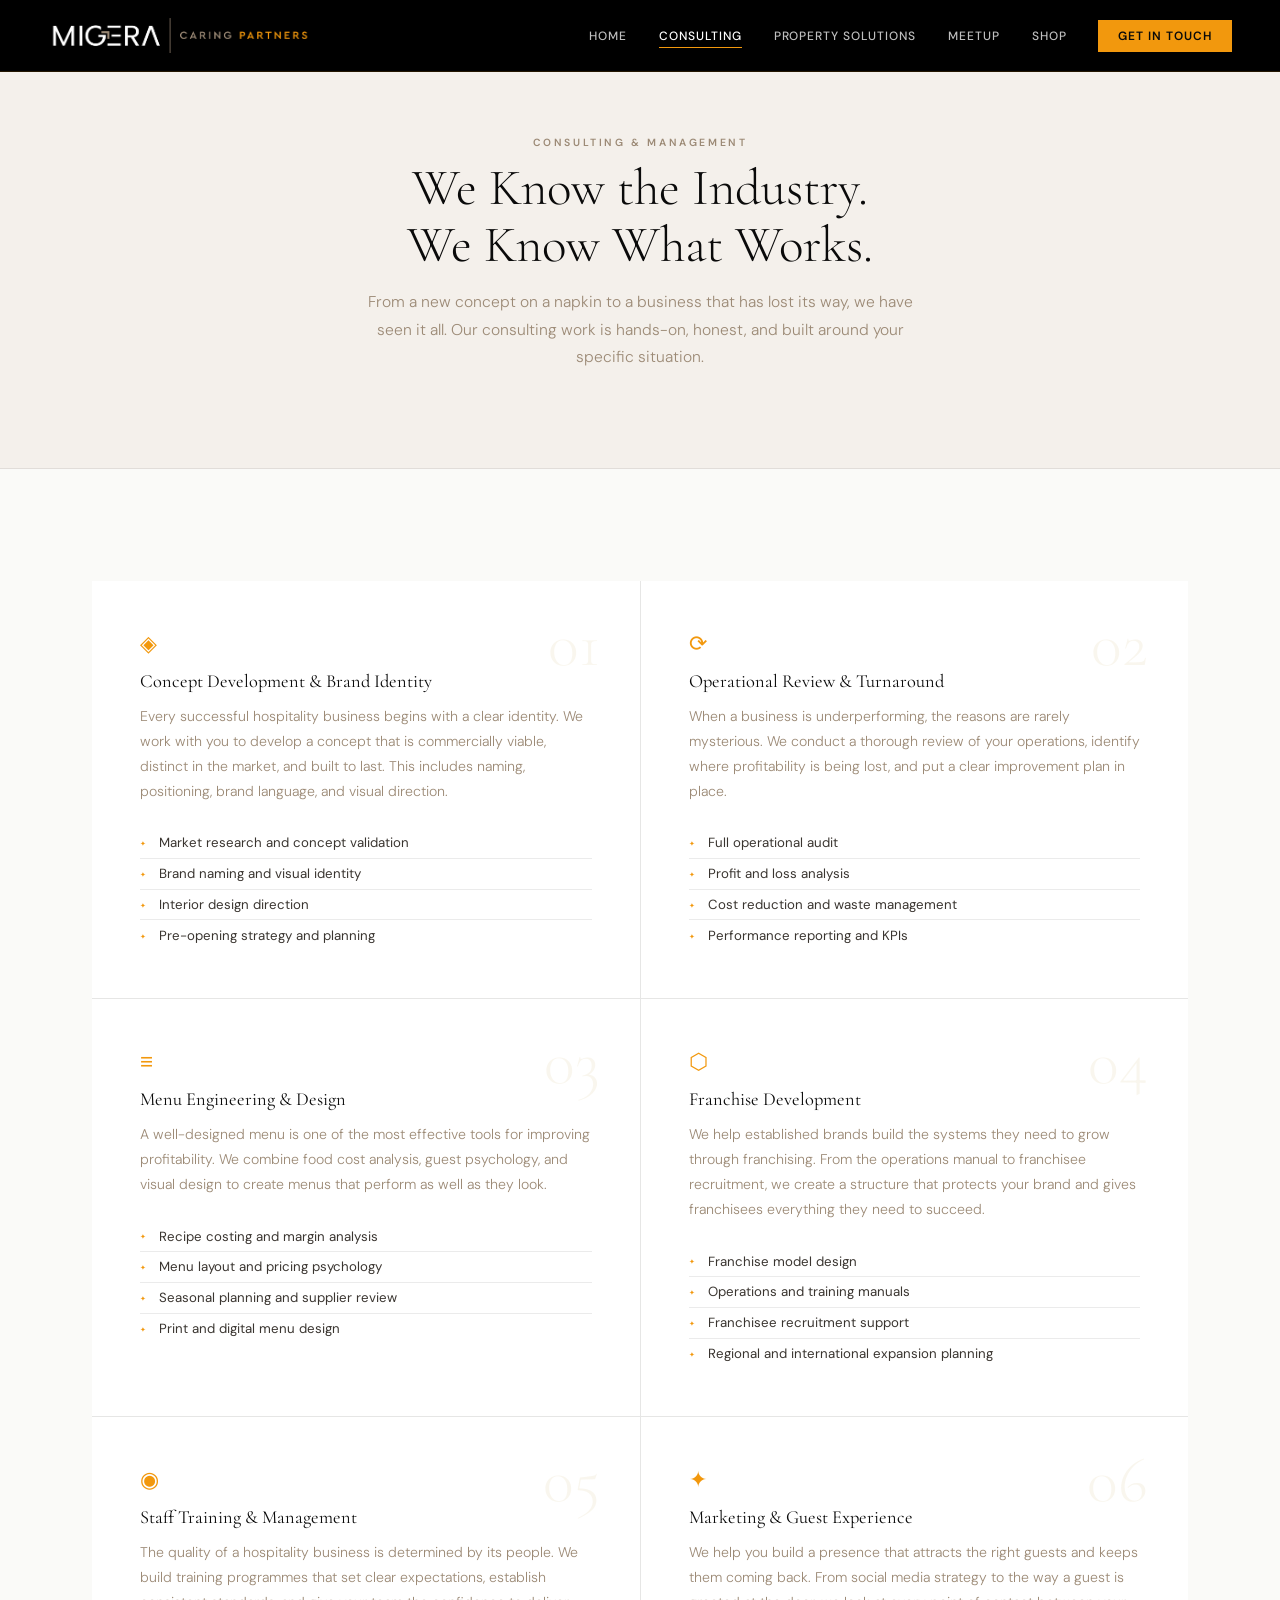
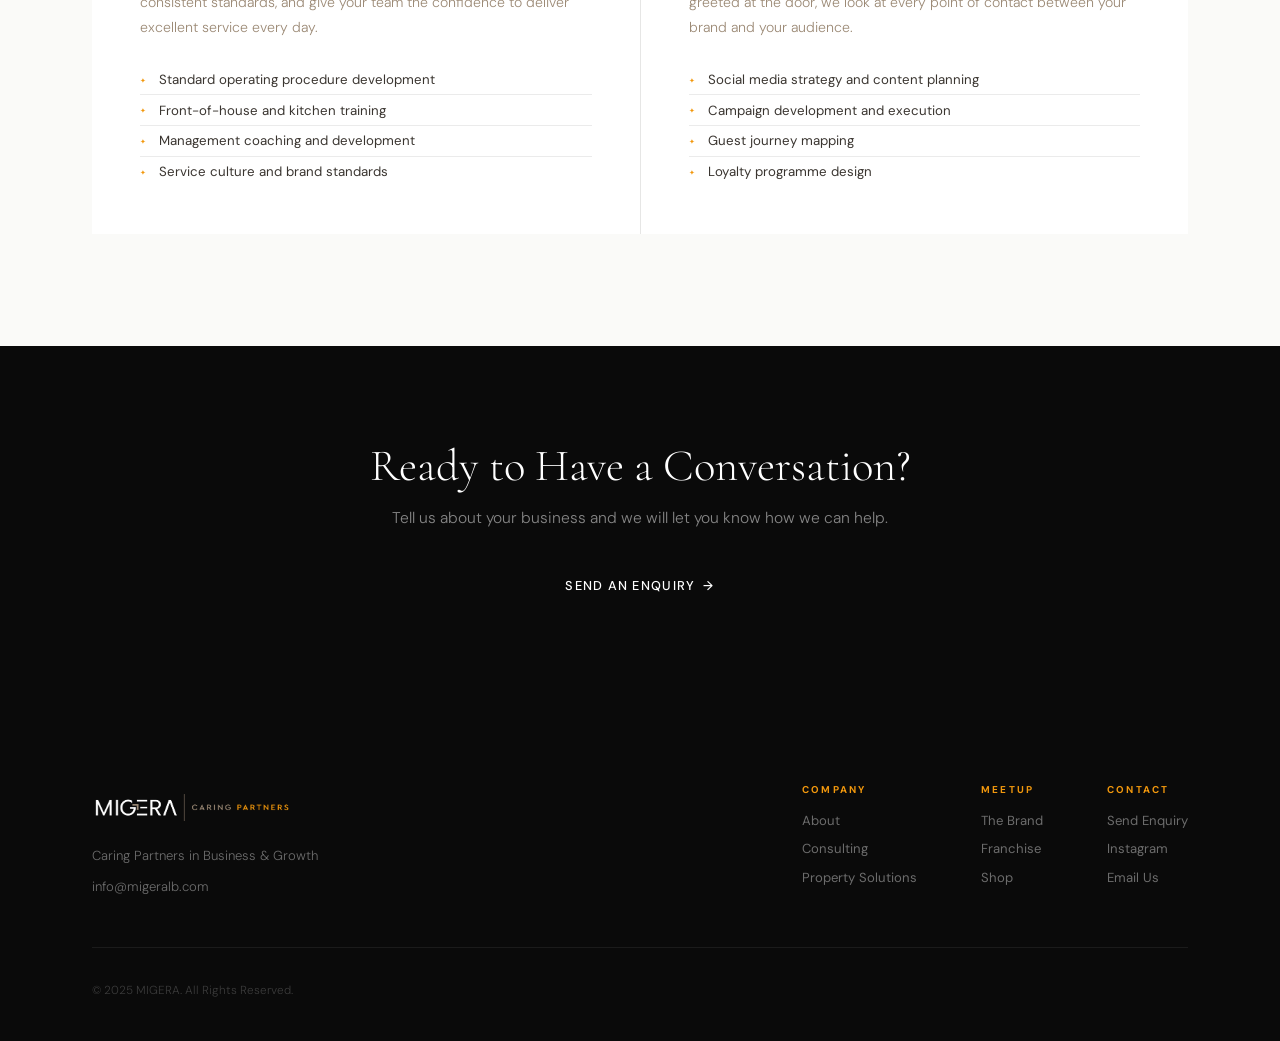
<file: services.html>
<!DOCTYPE html>
<html lang="en">
<head>
  <meta charset="UTF-8">
  <meta name="viewport" content="width=device-width, initial-scale=1.0">
  <title>Consulting Services | MIGERA</title>
  <meta name="description" content="MIGERA offers F&B consulting, brand development, operational review, franchise support, and staff training for restaurants, cafés, hotels, and start-ups.">
  <link rel="preconnect" href="https://fonts.googleapis.com">
  <link rel="preconnect" href="https://fonts.gstatic.com" crossorigin>
  <link href="https://fonts.googleapis.com/css2?family=Cormorant+Garamond:ital,wght@0,300;0,400;0,600;1,400&family=DM+Sans:wght@300;400;500&display=swap" rel="stylesheet">
  <link rel="stylesheet" href="style.css">
</head>
<body>

  <header class="navbar" id="navbar">
    <a href="index.html" class="nav-logo"><img src="images/migeralogowhite.png" alt="MIGERA"></a>
    <button class="hamburger" id="hamburger"><span></span><span></span><span></span></button>
    <nav class="nav-menu" id="nav-menu">
      <a href="index.html" class="nav-link">Home</a>
      <a href="services.html" class="nav-link active">Consulting</a>
      <a href="realestate.html" class="nav-link">Property Solutions</a>
      <a href="meetup.html" class="nav-link">Meetup</a>
      <a href="shop.html" class="nav-link">Shop</a>
      <a href="index.html#contact" class="nav-link btn-nav">Get In Touch</a>
    </nav>
  </header>

  <div class="page-hero-sm">
    <div class="section-label">Consulting &amp; Management</div>
    <h1>We Know the Industry.<br>We Know What Works.</h1>
    <p>From a new concept on a napkin to a business that has lost its way, we have seen it all. Our consulting work is hands-on, honest, and built around your specific situation.</p>
  </div>

  <section class="section">
    <div class="container">
      <div class="services-full-grid">

        <div class="svc-card reveal">
          <div class="svc-num">01</div>
          <div class="svc-icon">◈</div>
          <h3>Concept Development &amp; Brand Identity</h3>
          <p>Every successful hospitality business begins with a clear identity. We work with you to develop a concept that is commercially viable, distinct in the market, and built to last. This includes naming, positioning, brand language, and visual direction.</p>
          <ul class="svc-list">
            <li>Market research and concept validation</li>
            <li>Brand naming and visual identity</li>
            <li>Interior design direction</li>
            <li>Pre-opening strategy and planning</li>
          </ul>
        </div>

        <div class="svc-card reveal">
          <div class="svc-num">02</div>
          <div class="svc-icon">⟳</div>
          <h3>Operational Review &amp; Turnaround</h3>
          <p>When a business is underperforming, the reasons are rarely mysterious. We conduct a thorough review of your operations, identify where profitability is being lost, and put a clear improvement plan in place.</p>
          <ul class="svc-list">
            <li>Full operational audit</li>
            <li>Profit and loss analysis</li>
            <li>Cost reduction and waste management</li>
            <li>Performance reporting and KPIs</li>
          </ul>
        </div>

        <div class="svc-card reveal">
          <div class="svc-num">03</div>
          <div class="svc-icon">≡</div>
          <h3>Menu Engineering &amp; Design</h3>
          <p>A well-designed menu is one of the most effective tools for improving profitability. We combine food cost analysis, guest psychology, and visual design to create menus that perform as well as they look.</p>
          <ul class="svc-list">
            <li>Recipe costing and margin analysis</li>
            <li>Menu layout and pricing psychology</li>
            <li>Seasonal planning and supplier review</li>
            <li>Print and digital menu design</li>
          </ul>
        </div>

        <div class="svc-card reveal">
          <div class="svc-num">04</div>
          <div class="svc-icon">⬡</div>
          <h3>Franchise Development</h3>
          <p>We help established brands build the systems they need to grow through franchising. From the operations manual to franchisee recruitment, we create a structure that protects your brand and gives franchisees everything they need to succeed.</p>
          <ul class="svc-list">
            <li>Franchise model design</li>
            <li>Operations and training manuals</li>
            <li>Franchisee recruitment support</li>
            <li>Regional and international expansion planning</li>
          </ul>
        </div>

        <div class="svc-card reveal">
          <div class="svc-num">05</div>
          <div class="svc-icon">◉</div>
          <h3>Staff Training &amp; Management</h3>
          <p>The quality of a hospitality business is determined by its people. We build training programmes that set clear expectations, establish consistent standards, and give your team the confidence to deliver excellent service every day.</p>
          <ul class="svc-list">
            <li>Standard operating procedure development</li>
            <li>Front-of-house and kitchen training</li>
            <li>Management coaching and development</li>
            <li>Service culture and brand standards</li>
          </ul>
        </div>

        <div class="svc-card reveal">
          <div class="svc-num">06</div>
          <div class="svc-icon">✦</div>
          <h3>Marketing &amp; Guest Experience</h3>
          <p>We help you build a presence that attracts the right guests and keeps them coming back. From social media strategy to the way a guest is greeted at the door, we look at every point of contact between your brand and your audience.</p>
          <ul class="svc-list">
            <li>Social media strategy and content planning</li>
            <li>Campaign development and execution</li>
            <li>Guest journey mapping</li>
            <li>Loyalty programme design</li>
          </ul>
        </div>

      </div>
    </div>
  </section>

  <section class="cta-band">
    <div class="container">
      <div class="cta-band-inner reveal">
        <h2>Ready to Have a Conversation?</h2>
        <p>Tell us about your business and we will let you know how we can help.</p>
        <a href="index.html#contact" class="btn-gold">Send an Enquiry</a>
      </div>
    </div>
  </section>

  <footer class="footer">
    <div class="container">
      <div class="footer-top">
        <div class="footer-brand">
          <img src="images/migeralogowhite.png" alt="MIGERA">
          <p>Caring Partners in Business &amp; Growth</p>
          <p class="footer-email"><a href="mailto:info@migeralb.com">info@migeralb.com</a></p>
        </div>
        <div class="footer-nav">
          <div class="fn-col"><div class="fn-head">Company</div><a href="index.html#about">About</a><a href="services.html">Consulting</a><a href="realestate.html">Property Solutions</a></div>
          <div class="fn-col"><div class="fn-head">Meetup</div><a href="meetup.html">The Brand</a><a href="meetup.html#franchise-form">Franchise</a><a href="shop.html">Shop</a></div>
          <div class="fn-col"><div class="fn-head">Contact</div><a href="index.html#contact">Send Enquiry</a><a href="https://www.instagram.com/migeralb" target="_blank">Instagram</a><a href="mailto:info@migeralb.com">Email Us</a></div>
        </div>
      </div>
      <div class="footer-bottom"><p>&copy; 2025 MIGERA. All Rights Reserved.</p></div>
    </div>
  </footer>

  <script src="script.js"></script>
</body>
</html>
</file>
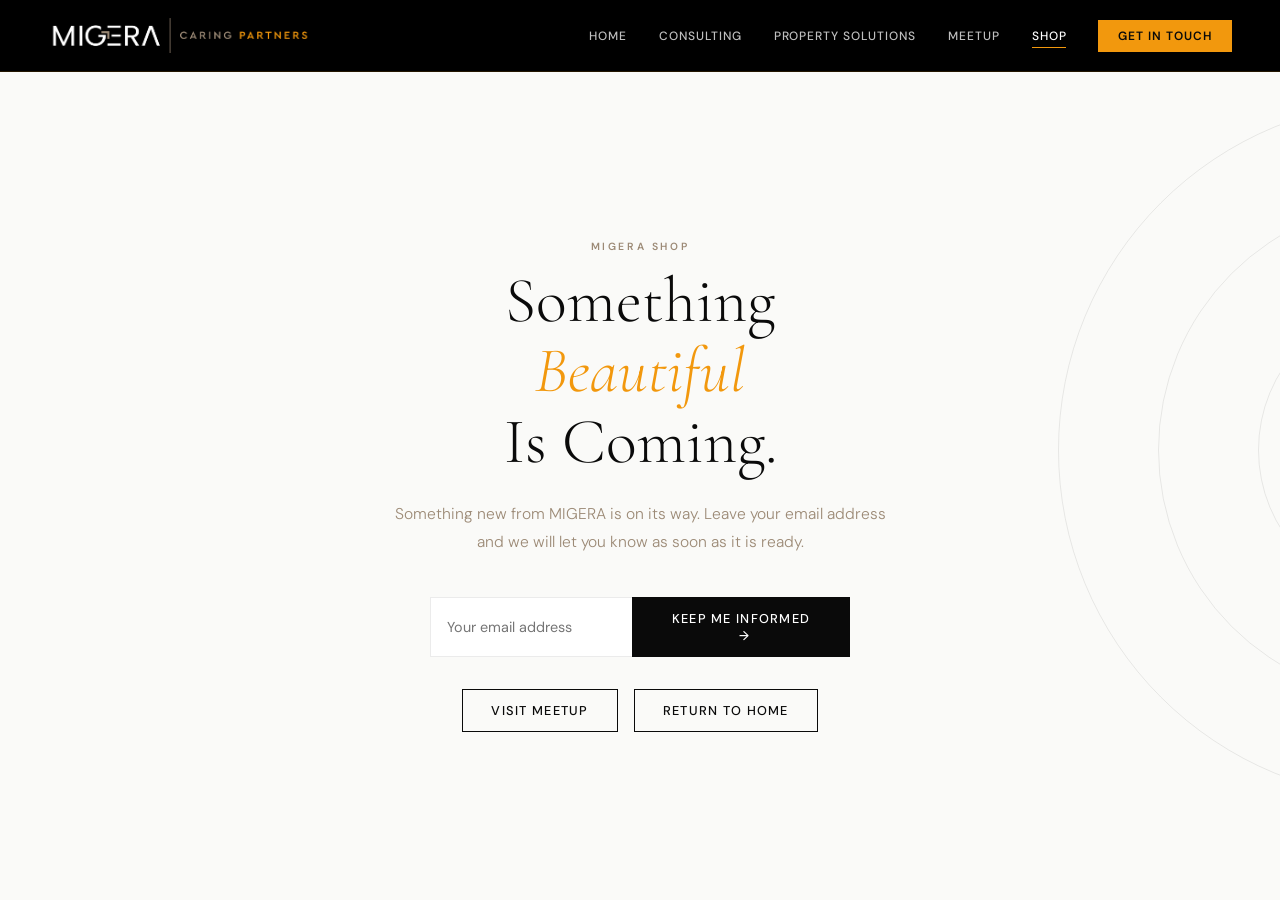
<file: shop.html>
<!DOCTYPE html>
<html lang="en">
<head>
  <meta charset="UTF-8">
  <meta name="viewport" content="width=device-width, initial-scale=1.0">
  <title>MIGERA Shop | Coming Soon</title>
  <link rel="preconnect" href="https://fonts.googleapis.com">
  <link rel="preconnect" href="https://fonts.gstatic.com" crossorigin>
  <link href="https://fonts.googleapis.com/css2?family=Cormorant+Garamond:ital,wght@0,300;0,400;0,600;1,400&family=DM+Sans:wght@300;400;500&display=swap" rel="stylesheet">
  <link rel="stylesheet" href="style.css">
</head>
<body>

  <header class="navbar" id="navbar">
    <a href="index.html" class="nav-logo"><img src="images/migeralogowhite.png" alt="MIGERA" id="nav-logo-img"></a>
    <button class="hamburger" id="hamburger"><span></span><span></span><span></span></button>
    <nav class="nav-menu" id="nav-menu">
      <a href="index.html" class="nav-link">Home</a>
      <a href="services.html" class="nav-link">Consulting</a>
      <a href="realestate.html" class="nav-link">Property Solutions</a>
      <a href="meetup.html" class="nav-link">Meetup</a>
      <a href="shop.html" class="nav-link active">Shop</a>
      <a href="index.html#contact" class="nav-link btn-nav">Get In Touch</a>
    </nav>
  </header>

  <section class="coming-soon-page">
    <div class="cs-content">
      <div class="section-label">MIGERA Shop</div>
      <h1>Something<br><em>Beautiful</em><br>Is Coming.</h1>
      <p>Something new from MIGERA is on its way. Leave your email address and we will let you know as soon as it is ready.</p>

      <form class="notify-form" id="notify-form" data-sheet="ShopNotify">
        <input type="email" name="email" placeholder="Your email address" required>
        <button type="submit" class="btn-gold">Keep Me Informed</button>
        <div class="form-success" id="success-notify" style="display:none">Thank you. We will be in touch when the shop goes live.</div>
      </form>

      <div class="cs-links">
        <a href="meetup.html" class="btn-outline-dark">Visit Meetup</a>
        <a href="index.html" class="btn-outline-dark">Return to Home</a>
      </div>
    </div>
    <div class="cs-decoration">
      <div class="cs-ring r1"></div>
      <div class="cs-ring r2"></div>
      <div class="cs-ring r3"></div>
    </div>
  </section>

  <script src="script.js"></script>
  <script>
    document.getElementById('notify-form').addEventListener('submit', async function(e) {
      e.preventDefault();
      const email = this.querySelector('input[name="email"]').value;
      const btn = this.querySelector('button');
      btn.textContent = 'Sending...';
      btn.disabled = true;
      try {
        const SCRIPT_URL = window.GOOGLE_SCRIPT_URL || '';
        if (SCRIPT_URL) {
          await fetch(SCRIPT_URL, {
            method: 'POST',
            mode: 'no-cors',
            headers: { 'Content-Type': 'application/json' },
            body: JSON.stringify({ sheet: 'ShopNotify', email, timestamp: new Date().toISOString() })
          });
        }
      } catch(err) {}
      document.getElementById('success-notify').style.display = 'block';
      btn.style.display = 'none';
      this.querySelector('input').style.display = 'none';
    });
  </script>
</body>
</html>
</file>
<file: style.css>
/* ============================================================
   MIGERA | migeralb.com — v3 Editorial Style
   Brand Palette:
   Orange  #F2980D — primary accent
   Tan     #9C8A76 — secondary warm tone
   Black   #000000 — strong contrast
   White   #FFFFFF — clean backgrounds
   ============================================================ */

:root {
  --gold: #F2980D;
  --gold-light: #f5a830;
  --gold-pale: #fef3e0;
  --tan: #9C8A76;
  --tan-light: #b5a08e;
  --tan-pale: #f5f0ea;
  --charcoal: #0a0a0a;
  --charcoal-2: #1a1a1a;
  --cream: #FAFAF8;
  --cream-2: #F4F0EB;
  --warm-white: #FFFFFF;
  --text: #3a3530;
  --text-light: #9C8A76;
  --border: rgba(0,0,0,0.08);
  --border-gold: rgba(242,152,13,0.2);
  --font-display: 'Cormorant Garamond', serif;
  --font-body: 'DM Sans', sans-serif;
  --nav-h: 72px;
  --shadow: 0 4px 24px rgba(0,0,0,0.06);
  --shadow-lg: 0 16px 48px rgba(0,0,0,0.1);
}

*, *::before, *::after { box-sizing: border-box; margin: 0; padding: 0; }
html { scroll-behavior: smooth; }
body {
  font-family: var(--font-body);
  background: var(--cream);
  color: var(--text);
  overflow-x: hidden;
  -webkit-font-smoothing: antialiased;
}

/* ── Typography ── */
h1, h2, h3, h4 { font-family: var(--font-display); color: var(--charcoal); line-height: 1.1; }
h1 { font-size: clamp(2.6rem, 6vw, 5rem); font-weight: 300; }
h2 { font-size: clamp(1.8rem, 3.5vw, 2.8rem); font-weight: 300; }
h3 { font-size: 1.2rem; font-weight: 400; }
p { line-height: 1.78; font-weight: 300; font-size: 0.975rem; color: var(--text); }
em { font-style: italic; color: var(--gold); }
a { color: inherit; text-decoration: none; }
strong { font-weight: 500; color: var(--charcoal); }
.gold-text { color: var(--gold); }

/* ── Layout ── */
.container { max-width: 1160px; margin: 0 auto; padding: 0 2rem; }
.section { padding: 7rem 0; }
.bg-cream { background: var(--cream-2); }

.section-header { text-align: center; max-width: 600px; margin: 0 auto 4rem; }
.section-header p { color: var(--text-light); margin-top: 0.75rem; }

.section-label {
  font-family: var(--font-body);
  font-size: 0.65rem;
  font-weight: 600;
  letter-spacing: 0.25em;
  text-transform: uppercase;
  color: var(--tan);
  margin-bottom: 0.7rem;
  display: block;
}

/* ── Buttons ── */
.btn-gold {
  display: inline-block;
  padding: 13px 32px;
  background: var(--charcoal);
  color: var(--warm-white);
  font-family: var(--font-body);
  font-weight: 500;
  font-size: 0.8rem;
  letter-spacing: 0.1em;
  text-transform: uppercase;
  border: none;
  cursor: pointer;
  transition: background 0.3s, transform 0.2s;
  text-decoration: none;
  position: relative;
}
.btn-gold::after {
  content: '→';
  margin-left: 8px;
  transition: transform 0.3s;
  display: inline-block;
}
.btn-gold:hover { background: var(--gold); transform: translateY(-1px); }
.btn-gold:hover::after { transform: translateX(4px); }
.btn-gold.full { width: 100%; text-align: center; display: block; padding: 16px; }
.btn-gold.full::after { display: none; }

.btn-outline-dark {
  display: inline-block;
  padding: 12px 28px;
  border: 1.5px solid var(--charcoal);
  color: var(--charcoal);
  font-family: var(--font-body);
  font-weight: 500;
  font-size: 0.8rem;
  letter-spacing: 0.1em;
  text-transform: uppercase;
  cursor: pointer;
  transition: all 0.3s;
  text-decoration: none;
  background: transparent;
}
.btn-outline-dark:hover { background: var(--charcoal); color: var(--warm-white); }

.btn-outline-light {
  display: inline-block;
  padding: 13px 32px;
  border: 1.5px solid rgba(255,255,255,0.5);
  color: var(--warm-white);
  font-family: var(--font-body);
  font-weight: 500;
  font-size: 0.8rem;
  letter-spacing: 0.1em;
  text-transform: uppercase;
  cursor: pointer;
  transition: all 0.3s;
  text-decoration: none;
}
.btn-outline-light:hover { border-color: var(--warm-white); background: rgba(255,255,255,0.08); }

/* ── NAVBAR ── */
.navbar {
  position: fixed;
  top: 0; left: 0; right: 0;
  height: var(--nav-h);
  display: flex;
  align-items: center;
  justify-content: space-between;
  padding: 0 3rem;
  background: #000000;
  backdrop-filter: blur(20px);
  -webkit-backdrop-filter: blur(20px);
  border-bottom: 1px solid rgba(242,152,13,0.15);
  z-index: 1000;
  transition: box-shadow 0.3s;
}
.navbar.scrolled { box-shadow: 0 2px 20px rgba(0,0,0,0.4); }

/* LOGO — works on ALL devices and ALL pages */
.nav-logo {
  display: flex;
  align-items: center;
  text-decoration: none;
  flex-shrink: 0;
  overflow: hidden;
  max-width: 55%;
}
.nav-logo img {
  height: 36px;
  width: auto;
  max-width: 100%;
  display: block;
  object-fit: contain;
  object-position: left center;
  flex-shrink: 0;
  mix-blend-mode: screen;
}

.nav-menu { display: flex; align-items: center; gap: 2rem; }
.nav-link {
  font-size: 0.75rem;
  font-weight: 500;
  letter-spacing: 0.08em;
  text-transform: uppercase;
  color: rgba(255,255,255,0.75);
  position: relative;
  transition: color 0.3s;
  white-space: nowrap;
}
.nav-link::after {
  content: '';
  position: absolute;
  bottom: -4px; left: 0; right: 0;
  height: 1px;
  background: var(--gold);
  transform: scaleX(0);
  transition: transform 0.3s;
  transform-origin: left;
}
.nav-link:hover, .nav-link.active { color: #ffffff; }
.nav-link:hover::after, .nav-link.active::after { transform: scaleX(1); }

.btn-nav {
  padding: 8px 20px !important;
  background: var(--gold) !important;
  color: var(--charcoal) !important;
  font-weight: 600 !important;
  border-radius: 0;
  letter-spacing: 0.08em;
}
.btn-nav::after { display: none !important; }
.btn-nav:hover { background: var(--gold-light) !important; color: var(--charcoal) !important; }

.hamburger {
  display: none;
  flex-direction: column;
  gap: 5px;
  cursor: pointer;
  background: none;
  border: none;
  padding: 6px;
  flex-shrink: 0;
  z-index: 10;
}
.hamburger span {
  display: block;
  width: 22px;
  height: 1.5px;
  background: rgba(255,255,255,0.85);
  transition: all 0.3s;
}
.hamburger.open span:nth-child(1) { transform: translateY(6.5px) rotate(45deg); }
.hamburger.open span:nth-child(2) { opacity: 0; }
.hamburger.open span:nth-child(3) { transform: translateY(-6.5px) rotate(-45deg); }

/* ── HERO ── */
.hero {
  position: relative;
  min-height: 100vh;
  display: flex;
  flex-direction: column;
  align-items: center;
  justify-content: center;
  padding-top: var(--nav-h);
  overflow: hidden;
}
.hero-bg {
  position: absolute;
  inset: 0;
  background-size: cover;
  background-position: center;
  filter: brightness(0.4);
  transform: scale(1.05);
  animation: heroZoom 14s ease-in-out infinite alternate;
}
@keyframes heroZoom { from { transform: scale(1.05); } to { transform: scale(1.12); } }
.hero-overlay {
  position: absolute;
  inset: 0;
  background: linear-gradient(160deg, rgba(10,10,10,0.3) 0%, rgba(10,10,10,0.65) 100%);
}
.hero-content {
  position: relative;
  z-index: 2;
  text-align: center;
  max-width: 780px;
  padding: 3rem 2rem 4rem;
}
.eyebrow { display: none; }
.hero-content h1 {
  color: var(--warm-white);
  opacity: 0;
  animation: fadeUp 0.9s 0.5s forwards;
  margin-bottom: 1.4rem;
}
.hero-content p {
  color: rgba(255,255,255,0.75);
  font-size: 1.05rem;
  max-width: 520px;
  margin: 0 auto 2.5rem;
  opacity: 0;
  animation: fadeUp 0.9s 0.7s forwards;
}
.hero-btns {
  display: flex;
  gap: 1rem;
  justify-content: center;
  flex-wrap: wrap;
  opacity: 0;
  animation: fadeUp 0.9s 0.9s forwards;
}

.hero-cards {
  position: relative;
  z-index: 2;
  display: grid;
  grid-template-columns: repeat(3, 1fr);
  width: 100%;
  max-width: 900px;
  margin-top: auto;
  opacity: 0;
  animation: fadeUp 1s 1.1s forwards;
  border-top: 1px solid rgba(201,168,92,0.2);
}
.hero-card {
  padding: 2rem 2.5rem;
  background: rgba(10,10,10,0.75);
  backdrop-filter: blur(12px);
  border-right: 1px solid rgba(201,168,92,0.15);
  text-decoration: none;
  transition: background 0.3s;
  display: block;
}
.hero-card:last-child { border-right: none; }
.hero-card:hover { background: rgba(201,168,92,0.15); }
.hc-icon { font-size: 1.2rem; color: var(--gold); margin-bottom: 0.6rem; }
.hc-label { font-family: var(--font-display); font-size: 1.2rem; font-weight: 400; color: var(--warm-white); margin-bottom: 0.2rem; }
.hc-sub { font-size: 0.72rem; color: rgba(255,255,255,0.45); letter-spacing: 0.06em; }

/* ── PAGE HERO SM ── */
.page-hero-sm {
  background: var(--cream-2);
  padding: calc(var(--nav-h) + 4rem) 2rem 4rem;
  text-align: center;
  border-bottom: 1px solid var(--border);
}
.page-hero-sm h1 { font-size: clamp(2rem, 4vw, 3.5rem); margin: 0.5rem 0 1rem; }
.page-hero-sm p { color: var(--text-light); max-width: 580px; margin: 0 auto 2rem; }

/* ── ABOUT STRIP ── */
.about-strip { background: var(--warm-white); padding: 7rem 0; }
.strip-grid {
  display: grid;
  grid-template-columns: 1.2fr 1fr;
  gap: 5rem;
  align-items: center;
}
.strip-text h2 { margin: 0.5rem 0 1.5rem; }
.strip-text p + p { margin-top: 1rem; }
.strip-text .btn-gold { margin-top: 2rem; }

.strip-stats {
  display: grid;
  grid-template-columns: 1fr 1fr;
  gap: 1px;
  background: var(--border);
}
.stat-box { background: var(--cream); padding: 2.5rem; text-align: center; }
.stat-box.gold-bg { background: var(--charcoal); }
.stat-n { font-family: var(--font-display); font-size: 3rem; font-weight: 300; color: var(--gold); line-height: 1; }
.stat-l { font-size: 0.68rem; font-weight: 500; letter-spacing: 0.1em; text-transform: uppercase; color: var(--tan); margin-top: 6px; }
.stat-box.gold-bg .stat-l { color: rgba(255,255,255,0.4); }

/* ── PILLARS / SERVICES PREVIEW ── */
.services-preview { background: var(--cream); padding: 7rem 0; }
.pillars {
  display: grid;
  grid-template-columns: repeat(3, 1fr);
  gap: 1px;
  background: var(--border);
}
.pillar {
  background: var(--warm-white);
  padding: 3rem 2.5rem;
  transition: background 0.3s;
  position: relative;
  overflow: hidden;
}
.pillar::before {
  content: '';
  position: absolute;
  top: 0; left: 0; right: 0;
  height: 2px;
  background: var(--gold);
  transform: scaleX(0);
  transition: transform 0.4s;
  transform-origin: left;
}
.pillar:hover { background: var(--cream); }
.pillar:hover::before { transform: scaleX(1); }
.pillar-num {
  font-family: var(--font-display);
  font-size: 4rem;
  font-weight: 300;
  color: rgba(201,168,92,0.12);
  line-height: 1;
  margin-bottom: 1.2rem;
}
.pillar h3 { margin-bottom: 0.8rem; }
.pillar p { color: var(--text-light); font-size: 0.88rem; margin-bottom: 1.5rem; line-height: 1.7; }
.pillar-link {
  font-size: 0.75rem;
  font-weight: 600;
  letter-spacing: 0.08em;
  color: var(--charcoal);
  display: inline-flex;
  align-items: center;
  gap: 6px;
  transition: gap 0.3s, color 0.3s;
}
.pillar-link:hover { gap: 10px; color: var(--gold); }

/* ── CLIENTS ── */
.clients-section { background: var(--cream-2); padding: 5rem 0; }
.clients-row {
  display: flex;
  align-items: center;
  justify-content: center;
  flex-wrap: wrap;
  padding: 2rem 0;
  border-top: 1px solid var(--border);
  border-bottom: 1px solid var(--border);
}
.client-tag {
  font-family: var(--font-display);
  font-size: 1.2rem;
  font-weight: 300;
  color: var(--text-light);
  padding: 0.5rem 1.8rem;
  transition: color 0.3s;
  cursor: default;
}
.client-tag:hover { color: var(--gold); }
.client-dot { color: var(--gold); opacity: 0.3; font-size: 1.2rem; }

/* ── CONTACT FORMS ── */
.contact-section { background: var(--warm-white); padding: 7rem 0; }
.form-tabs {
  display: flex;
  justify-content: center;
  max-width: 540px;
  margin: 0 auto 3rem;
  border-bottom: 1px solid var(--border);
}
.tab-btn {
  flex: 1;
  padding: 14px 0;
  border: none;
  background: transparent;
  color: var(--text-light);
  font-family: var(--font-body);
  font-size: 0.75rem;
  font-weight: 600;
  letter-spacing: 0.1em;
  text-transform: uppercase;
  cursor: pointer;
  transition: all 0.3s;
  border-bottom: 2px solid transparent;
  margin-bottom: -1px;
}
.tab-btn.active { color: var(--charcoal); border-bottom-color: var(--gold); }
.tab-btn:hover:not(.active) { color: var(--charcoal); }

.lead-form {
  background: var(--cream);
  border: 1px solid var(--border);
  padding: 2.5rem;
  max-width: 720px;
  margin: 0 auto;
}
.lead-form.centered { max-width: 660px; }
.lead-form.hidden { display: none; }

.form-row { display: grid; grid-template-columns: 1fr 1fr; gap: 1.2rem; margin-bottom: 1.2rem; }
.fg { display: flex; flex-direction: column; gap: 0.4rem; margin-bottom: 1.2rem; }
.fg:last-child { margin-bottom: 0; }
.fg label {
  font-size: 0.65rem;
  font-weight: 600;
  letter-spacing: 0.16em;
  text-transform: uppercase;
  color: var(--text-light);
}
.fg input,
.fg select,
.fg textarea {
  background: var(--warm-white);
  border: 1px solid rgba(28,28,28,0.15);
  color: var(--charcoal);
  padding: 12px 14px;
  font-family: var(--font-body);
  font-size: 0.9rem;
  font-weight: 300;
  transition: border-color 0.3s, box-shadow 0.3s;
  outline: none;
  width: 100%;
  border-radius: 0;
  -webkit-appearance: none;
  appearance: none;
}
.fg input:focus, .fg select:focus, .fg textarea:focus {
  border-color: var(--charcoal);
  box-shadow: 0 0 0 3px rgba(28,28,28,0.06);
}
.fg select { cursor: pointer; background-image: url("data:image/svg+xml,%3Csvg xmlns='http://www.w3.org/2000/svg' width='12' height='8' viewBox='0 0 12 8'%3E%3Cpath d='M1 1l5 5 5-5' stroke='%234a453e' stroke-width='1.5' fill='none'/%3E%3C/svg%3E"); background-repeat: no-repeat; background-position: right 14px center; padding-right: 36px; }
.fg textarea { resize: vertical; min-height: 100px; }

.form-success {
  margin-top: 1.2rem;
  padding: 14px 18px;
  background: #e8f5e9;
  color: #2e7d32;
  font-size: 0.85rem;
  font-weight: 500;
  border-left: 3px solid #4caf50;
  display: none;
}

.contact-info-strip {
  display: flex;
  align-items: center;
  justify-content: center;
  flex-wrap: wrap;
  margin-top: 3rem;
  padding-top: 2.5rem;
  border-top: 1px solid var(--border);
  gap: 0;
}
.ci-item { display: flex; flex-direction: column; gap: 3px; padding: 0.5rem 2rem; text-align: center; }
.ci-label { font-size: 0.6rem; font-weight: 700; letter-spacing: 0.16em; text-transform: uppercase; color: var(--gold); }
.ci-val { font-size: 0.88rem; color: var(--text); }
.ci-val a { color: var(--text); transition: color 0.3s; }
.ci-val a:hover { color: var(--gold); }
.ci-sep { color: var(--border); font-size: 1.5rem; line-height: 1; align-self: center; }

/* ── SERVICES FULL PAGE ── */
.services-full-grid {
  display: grid;
  grid-template-columns: repeat(2, 1fr);
  gap: 1px;
  background: var(--border);
}
.svc-card {
  background: var(--warm-white);
  padding: 3rem;
  position: relative;
  transition: background 0.3s;
}
.svc-card:hover { background: var(--cream); }
.svc-num {
  font-family: var(--font-display);
  font-size: 4rem;
  font-weight: 300;
  color: rgba(201,168,92,0.1);
  line-height: 1;
  position: absolute;
  top: 2rem; right: 2.5rem;
}
.svc-icon { font-size: 1.4rem; color: var(--gold); margin-bottom: 0.8rem; }
.svc-card h3 { font-size: 1.15rem; margin-bottom: 0.8rem; }
.svc-card > p { color: var(--text-light); font-size: 0.88rem; margin-bottom: 1.5rem; }
.svc-list { list-style: none; }
.svc-list li {
  font-size: 0.83rem;
  color: var(--text);
  padding: 0.4rem 0 0.4rem 1.2rem;
  border-bottom: 1px solid var(--border);
  position: relative;
}
.svc-list li:last-child { border-bottom: none; }
.svc-list li::before { content: '✦'; position: absolute; left: 0; color: var(--gold); font-size: 0.45rem; top: 0.7rem; }

/* ── CTA BAND ── */
.cta-band { background: var(--charcoal); padding: 6rem 0; }
.cta-band-inner { text-align: center; }
.cta-band-inner h2 { color: var(--warm-white); margin-bottom: 0.8rem; }
.cta-band-inner p { color: rgba(255,255,255,0.5); margin-bottom: 2rem; }

/* ── COMING SOON ── */
.coming-soon-page {
  min-height: 100vh;
  display: flex;
  align-items: center;
  justify-content: center;
  position: relative;
  overflow: hidden;
  padding-top: var(--nav-h);
}
.cs-content { position: relative; z-index: 2; text-align: center; max-width: 560px; padding: 4rem 2rem; }
.cs-content h1 { font-size: clamp(2.5rem, 5vw, 4.5rem); margin: 0.8rem 0 1.5rem; }
.cs-content p { color: var(--text-light); margin-bottom: 2.5rem; }
.notify-form { display: flex; max-width: 420px; margin: 0 auto 2rem; }
.notify-form input {
  flex: 1;
  padding: 13px 16px;
  border: 1.5px solid var(--border);
  border-right: none;
  background: var(--warm-white);
  font-family: var(--font-body);
  font-size: 0.9rem;
  outline: none;
  transition: border-color 0.3s;
}
.notify-form input:focus { border-color: var(--charcoal); }
.cs-links { display: flex; gap: 1rem; justify-content: center; flex-wrap: wrap; margin-top: 1.5rem; }
.cs-decoration { position: absolute; right: -10%; top: 50%; transform: translateY(-50%); }
.cs-ring { border-radius: 50%; border: 1px solid var(--border); position: absolute; top: 50%; left: 50%; transform: translate(-50%, -50%); animation: ringPulse 4s ease-in-out infinite; }
.r1 { width: 300px; height: 300px; }
.r2 { width: 500px; height: 500px; animation-delay: 1s; }
.r3 { width: 700px; height: 700px; animation-delay: 2s; }
@keyframes ringPulse { 0%, 100% { opacity: 0.12; } 50% { opacity: 0.3; } }

/* ── FOOTER ── */
.footer { background: var(--charcoal); padding: 5rem 0 2.5rem; }
.footer-top {
  display: flex;
  align-items: flex-start;
  justify-content: space-between;
  flex-wrap: wrap;
  gap: 3rem;
  padding-bottom: 3rem;
  border-bottom: 1px solid rgba(255,255,255,0.07);
}
/* FOOTER LOGO FIX */
.footer-brand img {
  height: 48px;
  width: auto;
  max-width: 200px;
  display: block;
  margin-bottom: 0.8rem;
  object-fit: contain;
}
.footer-brand p { font-size: 0.82rem; color: rgba(255,255,255,0.4); }
.footer-email { margin-top: 0.5rem; }
.footer-email a { font-size: 0.82rem; color: rgba(255,255,255,0.4); transition: color 0.3s; }
.footer-email a:hover { color: var(--gold); }

.footer-nav { display: flex; gap: 4rem; flex-wrap: wrap; }
.fn-col { display: flex; flex-direction: column; gap: 0.7rem; }
.fn-head { font-size: 0.62rem; font-weight: 700; letter-spacing: 0.22em; text-transform: uppercase; color: var(--gold); margin-bottom: 0.3rem; }
.fn-col a { font-size: 0.82rem; color: rgba(255,255,255,0.4); transition: color 0.3s; }
.fn-col a:hover { color: rgba(255,255,255,0.85); }

.footer-social { display: flex; align-items: center; gap: 1rem; margin-top: 1.2rem; }
.social-icon {
  display: flex;
  align-items: center;
  gap: 0.5rem;
  font-size: 0.78rem;
  color: rgba(255,255,255,0.4);
  transition: color 0.3s;
}
.social-icon svg { width: 18px; height: 18px; }
.social-icon:hover { color: var(--gold); }

.footer-bottom { padding-top: 2rem; display: flex; justify-content: space-between; align-items: center; flex-wrap: wrap; gap: 1rem; }
.footer-bottom p { font-size: 0.73rem; color: rgba(255,255,255,0.2); }
.footer-bottom a { color: rgba(255,255,255,0.25); transition: color 0.3s; }
.footer-bottom a:hover { color: var(--gold); }

/* ── TICKER BAR ── */
.ticker-wrap {
  overflow: hidden;
  background: var(--charcoal);
  padding: 13px 0;
  white-space: nowrap;
  border-top: 1px solid rgba(242,152,13,0.15);
}
.ticker {
  display: inline-flex;
  animation: ticker 30s linear infinite;
}
.ticker:hover { animation-play-state: paused; }
.ticker span {
  font-size: 0.7rem;
  font-weight: 600;
  letter-spacing: 0.18em;
  text-transform: uppercase;
  color: rgba(255,255,255,0.7);
  padding: 0 1.8rem;
}
.ticker .sep {
  color: var(--gold);
  opacity: 0.7;
  padding: 0 0.2rem;
}
@keyframes ticker {
  from { transform: translateX(0); }
  to { transform: translateX(-50%); }
}

/* ── REVEAL ANIMATION ── */
.reveal { opacity: 0; transform: translateY(24px); transition: opacity 0.7s ease, transform 0.7s ease; }
.reveal.visible { opacity: 1; transform: translateY(0); }

@keyframes fadeUp { from { opacity: 0; transform: translateY(28px); } to { opacity: 1; transform: translateY(0); } }
@keyframes fadeIn { from { opacity: 0; } to { opacity: 1; } }

/* ── RESPONSIVE ── */
@media (max-width: 1024px) {
  .strip-grid { grid-template-columns: 1fr; gap: 3rem; }
  .pillars { grid-template-columns: 1fr; }
  .services-full-grid { grid-template-columns: 1fr; }
  .hero-cards { grid-template-columns: 1fr; max-width: 400px; }
  .hero-card { border-right: none; border-bottom: 1px solid rgba(201,168,92,0.15); }
  .hero-card:last-child { border-bottom: none; }
}

@media (max-width: 768px) {
  :root { --nav-h: 56px; }
  .navbar { 
    padding: 0 1rem; 
    flex-wrap: nowrap;
    height: var(--nav-h);
    align-items: flex-end;
    padding-bottom: 8px;
  }
  .nav-logo { max-width: 70%; flex-shrink: 1; }
  .nav-logo img { height: 22px; width: auto; max-width: 100%; }
  .hamburger { flex-shrink: 0; margin-left: auto; margin-bottom: 4px; }
  .hamburger { display: flex; }
  .nav-menu {
    position: fixed;
    top: var(--nav-h); left: 0; right: 0;
    background: rgba(0,0,0,0.98);
    flex-direction: column;
    align-items: center;
    padding: 2rem 1.5rem;
    gap: 1.5rem;
    transform: translateY(-110%);
    transition: transform 0.4s cubic-bezier(0.4,0,0.2,1);
    border-bottom: 1px solid rgba(242,152,13,0.15);
    z-index: 999;
  }
  .nav-menu.open { transform: translateY(0); }
  .nav-link { color: rgba(255,255,255,0.75); font-size: 0.85rem; }
  .btn-nav { width: 100%; text-align: center; }

  .section { padding: 4.5rem 0; }
  h1 { font-size: 2.2rem; }
  h2 { font-size: 1.75rem; }

  .hero-btns { flex-direction: column; align-items: center; }
  .eyebrow { display: none; }
  .form-row { grid-template-columns: 1fr; margin-bottom: 0; }
  .form-tabs { max-width: 100%; }

  .clients-row { flex-direction: column; gap: 0; }
  .client-dot { display: none; }

  .footer-nav { gap: 2rem; }
  .footer-top { flex-direction: column; gap: 2rem; }
  .footer-bottom { flex-direction: column; text-align: center; }
  .footer-brand img { height: 36px; }

  .contact-info-strip { flex-direction: column; gap: 0; }
  .ci-sep { display: none; }
  .ci-item { padding: 0.6rem 1rem; }

  .notify-form { flex-direction: column; }
  .notify-form input { border-right: 1.5px solid var(--border); }
  .strip-stats { grid-template-columns: 1fr 1fr; }
  .cs-decoration { display: none; }
}

@media (max-width: 420px) {
  .nav-logo img { height: 18px; }
  .hero-cards { display: none; }
}
</file>
